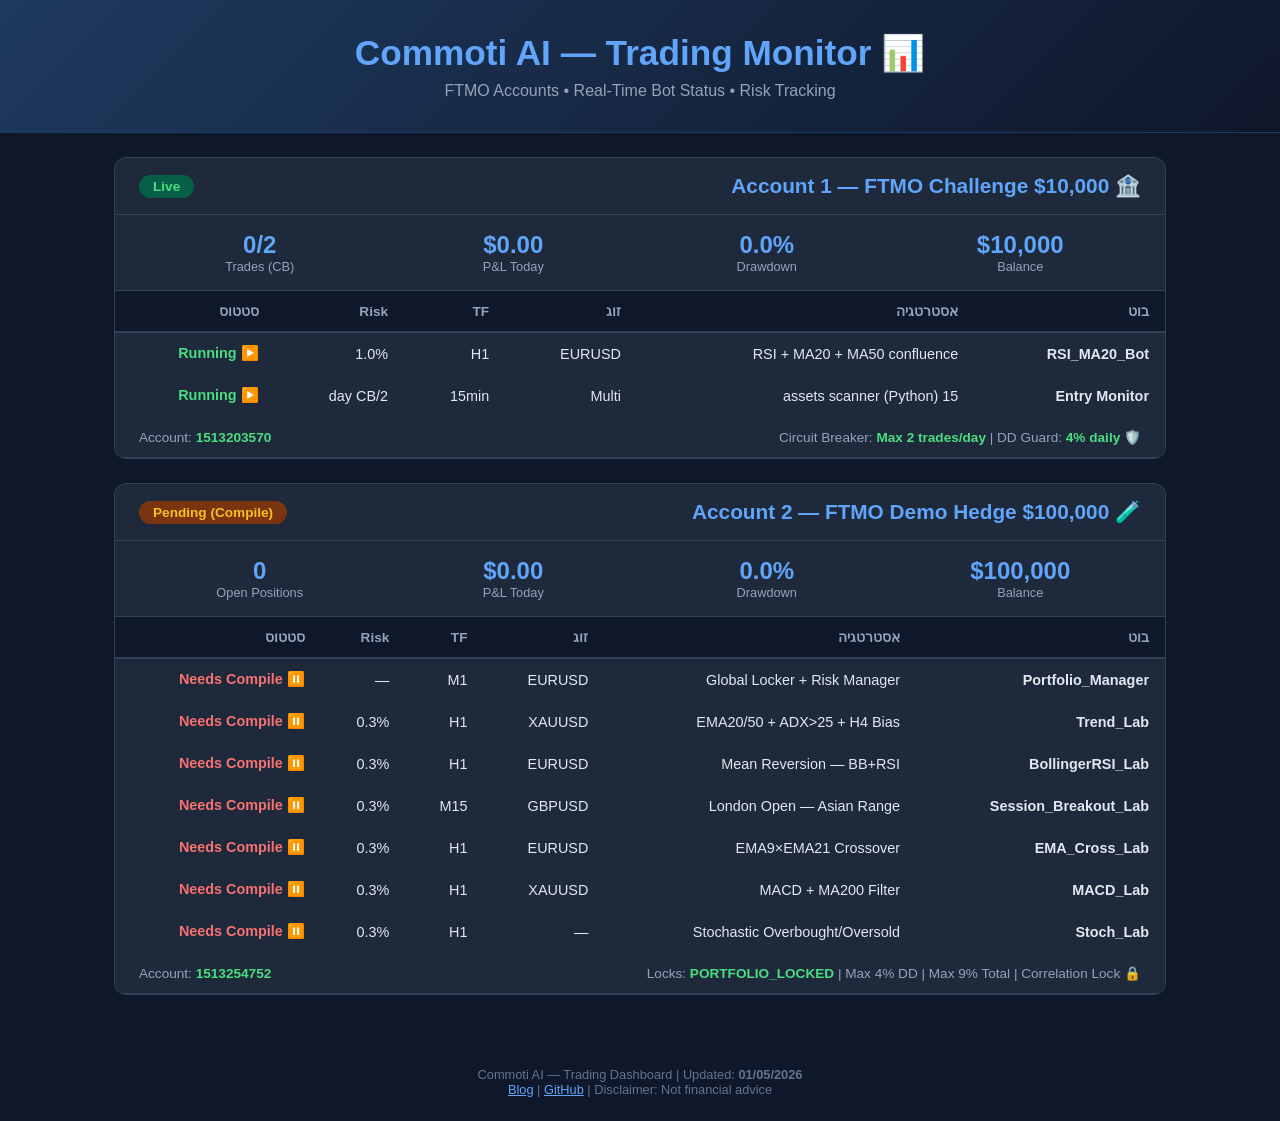
<file: index.html>
<!-- ============================================
     COMMOTI AI — Trading Monitor Dashboard
     Host on: commotiai.online (GitHub Pages)
     ============================================ -->
<!DOCTYPE html>
<html lang="he" dir="rtl">
<head>
<meta charset="UTF-8">
<meta name="viewport" content="width=device-width, initial-scale=1.0">
<title>Commoti AI | Trading Monitor</title>
<style>
  * { margin:0; padding:0; box-sizing:border-box; }
  body { background:#0f172a; color:#e2e8f0; font-family:'Segoe UI', sans-serif; }
  .header { background:linear-gradient(135deg,#1e3a5f,#0f172a); padding:32px 24px; text-align:center; border-bottom:1px solid #1e3a5f; }
  .header h1 { color:#60a5fa; font-size:2.2em; }
  .header p { color:#94a3b8; margin-top:8px; }

  .container { max-width:1100px; margin:0 auto; padding:24px; }

  .account-card { background:#1e293b; border:1px solid #334155; border-radius:12px; margin-bottom:24px; overflow:hidden; }
  .account-header { padding:16px 24px; display:flex; justify-content:space-between; align-items:center; border-bottom:1px solid #334155; }
  .account-header h2 { color:#60a5fa; font-size:1.3em; }
  .status-badge { padding:4px 14px; border-radius:20px; font-size:0.85em; font-weight:600; }
  .live { background:#065f46; color:#4ade80; }
  .pending { background:#78350f; color:#fbbf24; }

  .stats-row { display:grid; grid-template-columns:repeat(4,1fr); gap:12px; padding:16px 24px; border-bottom:1px solid #334155; }
  .stat { text-align:center; }
  .stat .value { font-size:1.5em; font-weight:700; color:#60a5fa; }
  .stat .label { font-size:0.8em; color:#94a3b8; }

  table { width:100%; border-collapse:collapse; }
  th { text-align:right; padding:12px 16px; background:#0f172a; color:#94a3b8; font-size:0.85em; border-bottom:2px solid #334155; }
  td { padding:12px 16px; border-bottom:1px solid #1e293b; font-size:0.9em; }
  tr:hover td { background:#1e3a5f; }
  td.status { font-weight:600; }
  td.status.running { color:#4ade80; }
  td.status.stopped { color:#f87171; }

  .footer { text-align:center; padding:24px; color:#64748b; font-size:0.8em; }
  .footer a { color:#60a5fa; }

  .refresh-bar { display:flex; justify-content:space-between; align-items:center; padding:12px 24px; background:#1e293b; border-bottom:1px solid #334155; }
  .refresh-bar span { color:#94a3b8; font-size:0.85em; }
  .refresh-bar strong { color:#4ade80; }

  @media (max-width:768px) {
    .stats-row { grid-template-columns:repeat(2,1fr); }
    th, td { padding:8px; font-size:0.8em; }
  }
</style>
</head>
<body>

<div class="header">
  <h1>📊 Commoti AI — Trading Monitor</h1>
  <p>FTMO Accounts &bull; Real-Time Bot Status &bull; Risk Tracking</p>
</div>

<div class="container">

  <!-- ======== Account 1: FTMO $10K ======== -->
  <div class="account-card">
    <div class="account-header">
      <h2>🏦 Account 1 — FTMO Challenge $10,000</h2>
      <span class="status-badge live">Live</span>
    </div>
    <div class="stats-row">
      <div class="stat"><div class="value">$10,000</div><div class="label">Balance</div></div>
      <div class="stat"><div class="value" id="acc1-dd">0.0%</div><div class="label">Drawdown</div></div>
      <div class="stat"><div class="value" id="acc1-pnl">$0.00</div><div class="label">P&L Today</div></div>
      <div class="stat"><div class="value" id="acc1-trades">0/2</div><div class="label">Trades (CB)</div></div>
    </div>
    <table>
      <thead>
        <tr><th>בוט</th><th>אסטרטגיה</th><th>זוג</th><th>TF</th><th>Risk</th><th>סטטוס</th></tr>
      </thead>
      <tbody>
        <tr>
          <td><strong>RSI_MA20_Bot</strong></td>
          <td>RSI + MA20 + MA50 confluence</td>
          <td>EURUSD</td>
          <td>H1</td>
          <td>1.0%</td>
          <td class="status running">▶️ Running</td>
        </tr>
        <tr>
          <td><strong>Entry Monitor</strong></td>
          <td>15 assets scanner (Python)</td>
          <td>Multi</td>
          <td>15min</td>
          <td>2/day CB</td>
          <td class="status running">▶️ Running</td>
        </tr>
      </tbody>
    </table>
    <div class="refresh-bar">
      <span>🛡️ Circuit Breaker: <strong>Max 2 trades/day</strong> | DD Guard: <strong>4% daily</strong></span>
      <span>Account: <strong>1513203570</strong></span>
    </div>
  </div>

  <!-- ======== Account 2: FTMO Demo Hedge $100K ======== -->
  <div class="account-card">
    <div class="account-header">
      <h2>🧪 Account 2 — FTMO Demo Hedge $100,000</h2>
      <span class="status-badge pending">Pending (Compile)</span>
    </div>
    <div class="stats-row">
      <div class="stat"><div class="value">$100,000</div><div class="label">Balance</div></div>
      <div class="stat"><div class="value" id="acc2-dd">0.0%</div><div class="label">Drawdown</div></div>
      <div class="stat"><div class="value" id="acc2-pnl">$0.00</div><div class="label">P&L Today</div></div>
      <div class="stat"><div class="value" id="acc2-positions">0</div><div class="label">Open Positions</div></div>
    </div>
    <table>
      <thead>
        <tr><th>בוט</th><th>אסטרטגיה</th><th>זוג</th><th>TF</th><th>Risk</th><th>סטטוס</th></tr>
      </thead>
      <tbody>
        <tr>
          <td><strong>Portfolio_Manager</strong></td>
          <td>Global Locker + Risk Manager</td>
          <td>EURUSD</td>
          <td>M1</td>
          <td>—</td>
          <td class="status stopped">⏸️ Needs Compile</td>
        </tr>
        <tr>
          <td><strong>Trend_Lab</strong></td>
          <td>EMA20/50 + ADX>25 + H4 Bias</td>
          <td>XAUUSD</td>
          <td>H1</td>
          <td>0.3%</td>
          <td class="status stopped">⏸️ Needs Compile</td>
        </tr>
        <tr>
          <td><strong>BollingerRSI_Lab</strong></td>
          <td>Mean Reversion — BB+RSI</td>
          <td>EURUSD</td>
          <td>H1</td>
          <td>0.3%</td>
          <td class="status stopped">⏸️ Needs Compile</td>
        </tr>
        <tr>
          <td><strong>Session_Breakout_Lab</strong></td>
          <td>London Open — Asian Range</td>
          <td>GBPUSD</td>
          <td>M15</td>
          <td>0.3%</td>
          <td class="status stopped">⏸️ Needs Compile</td>
        </tr>
        <tr>
          <td><strong>EMA_Cross_Lab</strong></td>
          <td>EMA9×EMA21 Crossover</td>
          <td>EURUSD</td>
          <td>H1</td>
          <td>0.3%</td>
          <td class="status stopped">⏸️ Needs Compile</td>
        </tr>
        <tr>
          <td><strong>MACD_Lab</strong></td>
          <td>MACD + MA200 Filter</td>
          <td>XAUUSD</td>
          <td>H1</td>
          <td>0.3%</td>
          <td class="status stopped">⏸️ Needs Compile</td>
        </tr>
        <tr>
          <td><strong>Stoch_Lab</strong></td>
          <td>Stochastic Overbought/Oversold</td>
          <td>—</td>
          <td>H1</td>
          <td>0.3%</td>
          <td class="status stopped">⏸️ Needs Compile</td>
        </tr>
      </tbody>
    </table>
    <div class="refresh-bar">
      <span>🔒 Locks: <strong>PORTFOLIO_LOCKED</strong> | Max 4% DD | Max 9% Total | Correlation Lock</span>
      <span>Account: <strong>1513254752</strong></span>
    </div>
  </div>

</div>

<div class="footer">
  <p>Commoti AI — Trading Dashboard | Updated: <strong>01/05/2026</strong></p>
  <p><a href="https://commotiai.com">Blog</a> | <a href="https://github.com/botbikamordehai2-sketch">GitHub</a> | Disclaimer: Not financial advice</p>
</div>

</body>
</html>
</file>
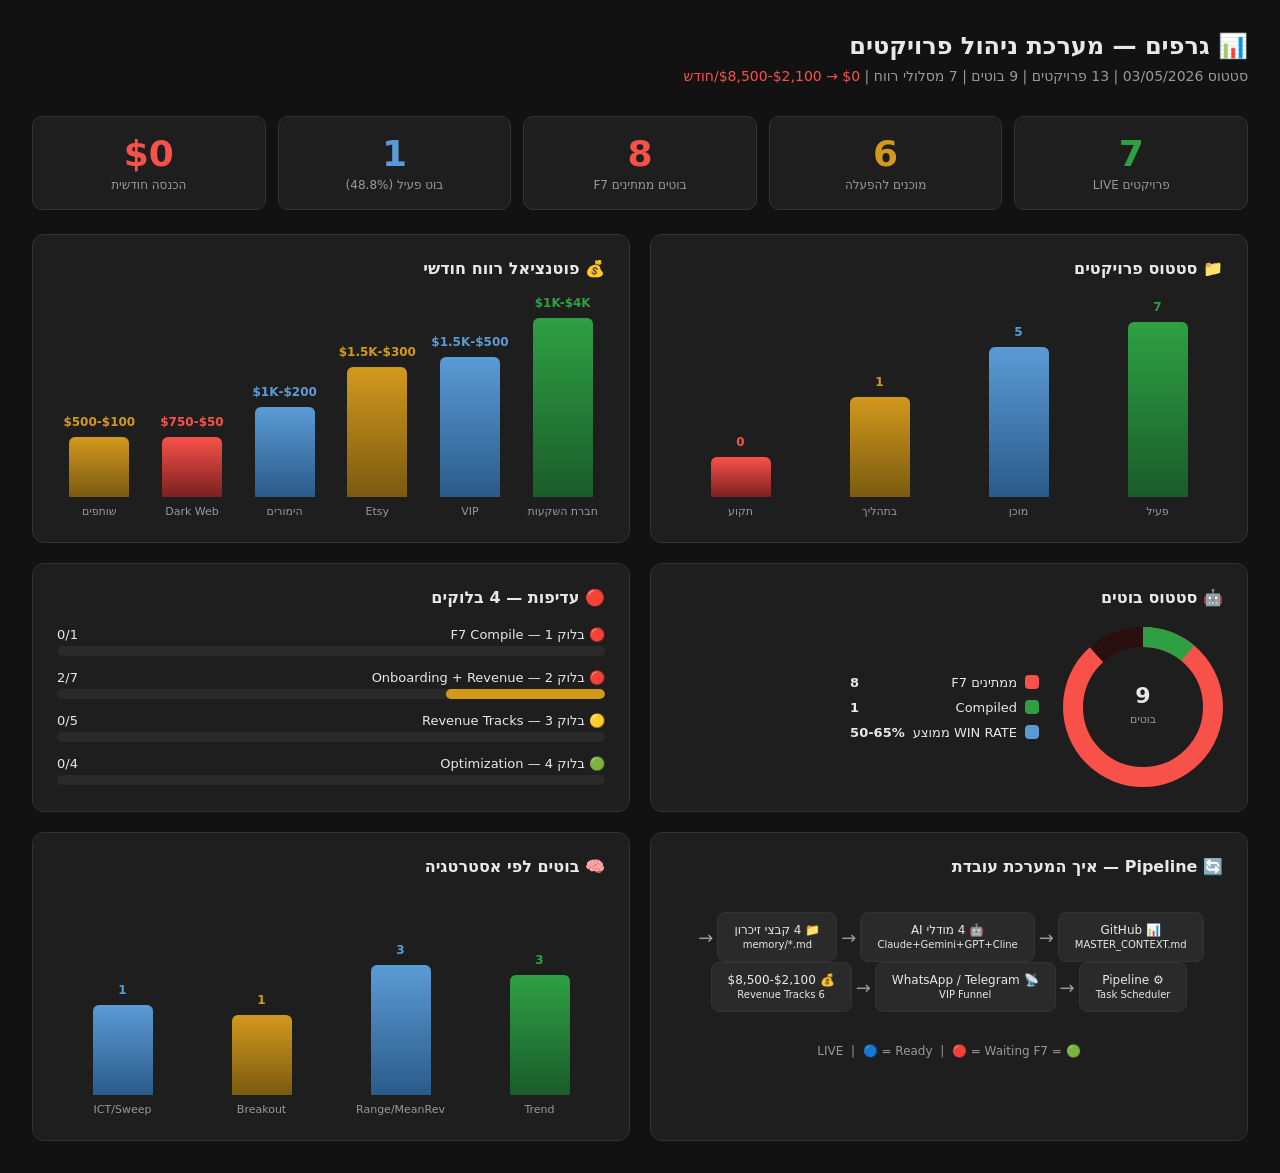
<file: dashboard_graphs.html>
<!DOCTYPE html>
<html lang="he" dir="rtl">
<head>
<meta charset="UTF-8">
<meta name="viewport" content="width=device-width, initial-scale=1.0">
<title>גרפים — מערכת ניהול | ai-commerce</title>
<style>
:root {
  --bg: #121212; --bg2: #1e1e1e; --bg3: #2a2a2a; --text: #e8e8e8; --text2: #999;
  --accent: #5b9bd5; --green: #2ea043; --yellow: #d2991d; --red: #f85149;
  --border: #333; --hover: #2d2d2d;
}
* { margin:0; padding:0; box-sizing:border-box; }
body { background:var(--bg); color:var(--text); font-family:'Segoe UI', system-ui, sans-serif; min-height:100vh; padding:32px; }
h1 { font-size:24px; margin-bottom:8px; }
.subtitle { color:var(--text2); font-size:14px; margin-bottom:32px; }
.grid { display:grid; grid-template-columns:repeat(auto-fit,minmax(460px,1fr)); gap:20px; }
.card { background:var(--bg2); border:1px solid var(--border); border-radius:12px; padding:24px; }
.card-title { font-size:16px; font-weight:700; margin-bottom:20px; display:flex; align-items:center; gap:8px; }
/* Bar Chart */
.bar-chart { display:flex; align-items:flex-end; gap:8px; height:220px; padding-top:20px; }
.bar-col { flex:1; display:flex; flex-direction:column; align-items:center; height:100%; justify-content:flex-end; }
.bar { width:100%; max-width:60px; border-radius:6px 6px 0 0; transition:.3s; min-height:4px; position:relative; cursor:pointer; }
.bar:hover { filter:brightness(1.3); }
.bar-label { font-size:11px; color:var(--text2); margin-top:8px; text-align:center; word-break:break-word; }
.bar-value { position:absolute; top:-22px; left:50%; transform:translateX(-50%); font-size:12px; font-weight:700; white-space:nowrap; }
.bar-green { background:linear-gradient(180deg,var(--green),#1a5c2a); }
.bar-blue { background:linear-gradient(180deg,var(--accent),#2a5a8a); }
.bar-yellow { background:linear-gradient(180deg,var(--yellow),#7a5a10); }
.bar-red { background:linear-gradient(180deg,var(--red),#7a2020); }
/* Pie */
.pie-wrap { display:flex; align-items:center; gap:24px; }
.pie { width:160px; height:160px; border-radius:50%; position:relative; flex-shrink:0; }
.pie-legend { display:flex; flex-direction:column; gap:10px; font-size:13px; }
.legend-item { display:flex; align-items:center; gap:8px; }
.legend-dot { width:14px; height:14px; border-radius:4px; flex-shrink:0; }
.legend-val { font-weight:700; margin-right:auto; }
/* Progress */
.progress-list { display:flex; flex-direction:column; gap:14px; }
.progress-item { }
.progress-label { display:flex; justify-content:space-between; font-size:13px; margin-bottom:4px; }
.progress-track { height:10px; background:var(--bg3); border-radius:5px; overflow:hidden; }
.progress-fill { height:100%; border-radius:5px; transition:.5s; }
.progress-fill-green { background:var(--green); }
.progress-fill-blue { background:var(--accent); }
.progress-fill-yellow { background:var(--yellow); }
.progress-fill-red { background:var(--red); }
/* Stat row */
.stat-row { display:flex; gap:12px; margin-bottom:24px; flex-wrap:wrap; }
.stat-box { flex:1; min-width:140px; background:var(--bg2); border:1px solid var(--border); border-radius:10px; padding:16px; text-align:center; }
.stat-box .num { font-size:36px; font-weight:800; display:block; }
.stat-box .lbl { font-size:12px; color:var(--text2); margin-top:4px; }
/* Pipeline flow */
.flow { display:flex; align-items:center; gap:0; flex-wrap:wrap; justify-content:center; padding:16px 0; }
.flow-step { background:var(--bg3); border:1px solid var(--border); border-radius:8px; padding:10px 16px; font-size:12px; text-align:center; }
.flow-arrow { font-size:18px; color:var(--text2); margin:0 4px; }
@media(max-width:600px) { .grid{grid-template-columns:1fr;} .pie-wrap{flex-direction:column;} }
</style>
</head>
<body>

<h1>📊 גרפים — מערכת ניהול פרויקטים</h1>
<p class="subtitle">סטטוס 03/05/2026 | 13 פרויקטים | 9 בוטים | 7 מסלולי רווח | <span style="color:var(--red)">$0 → $2,100-$8,500/חודש</span></p>

<!-- Quick Stats -->
<div class="stat-row">
  <div class="stat-box"><span class="num" style="color:var(--green)">7</span><span class="lbl">פרויקטים LIVE</span></div>
  <div class="stat-box"><span class="num" style="color:var(--yellow)">6</span><span class="lbl">מוכנים להפעלה</span></div>
  <div class="stat-box"><span class="num" style="color:var(--red)">8</span><span class="lbl">בוטים ממתינים F7</span></div>
  <div class="stat-box"><span class="num" style="color:var(--accent)">1</span><span class="lbl">בוט פעיל (48.8%)</span></div>
  <div class="stat-box"><span class="num" style="color:var(--red)">$0</span><span class="lbl">הכנסה חודשית</span></div>
</div>

<div class="grid">

  <!-- 1. Project Status Bar Chart -->
  <div class="card">
    <div class="card-title">📁 סטטוס פרויקטים</div>
    <div class="bar-chart">
      <div class="bar-col"><div class="bar bar-green" style="height:175px;"><span class="bar-value" style="color:var(--green)">7</span></div><span class="bar-label">פעיל</span></div>
      <div class="bar-col"><div class="bar bar-blue" style="height:150px;"><span class="bar-value" style="color:var(--accent)">5</span></div><span class="bar-label">מוכן</span></div>
      <div class="bar-col"><div class="bar bar-yellow" style="height:100px;"><span class="bar-value" style="color:var(--yellow)">1</span></div><span class="bar-label">בתהליך</span></div>
      <div class="bar-col"><div class="bar bar-red" style="height:40px;"><span class="bar-value" style="color:var(--red)">0</span></div><span class="bar-label">תקוע</span></div>
    </div>
  </div>

  <!-- 2. Revenue Potential Bar Chart -->
  <div class="card">
    <div class="card-title">💰 פוטנציאל רווח חודשי</div>
    <div class="bar-chart">
      <div class="bar-col"><div class="bar bar-green" style="height:190px;"><span class="bar-value" style="color:var(--green)">$1K-$4K</span></div><span class="bar-label">חברת השקעות</span></div>
      <div class="bar-col"><div class="bar bar-blue" style="height:140px;"><span class="bar-value" style="color:var(--accent)">$500-$1.5K</span></div><span class="bar-label">VIP</span></div>
      <div class="bar-col"><div class="bar bar-yellow" style="height:130px;"><span class="bar-value" style="color:var(--yellow)">$300-$1.5K</span></div><span class="bar-label">Etsy</span></div>
      <div class="bar-col"><div class="bar bar-blue" style="height:90px;"><span class="bar-value" style="color:var(--accent)">$200-$1K</span></div><span class="bar-label">הימורים</span></div>
      <div class="bar-col"><div class="bar bar-red" style="height:60px;"><span class="bar-value" style="color:var(--red)">$50-$750</span></div><span class="bar-label">Dark Web</span></div>
      <div class="bar-col"><div class="bar bar-yellow" style="height:60px;"><span class="bar-value" style="color:var(--yellow)">$100-$500</span></div><span class="bar-label">שותפים</span></div>
    </div>
  </div>

  <!-- 3. Bot Status Pie -->
  <div class="card">
    <div class="card-title">🤖 סטטוס בוטים</div>
    <div class="pie-wrap">
      <svg width="160" height="160" viewBox="0 0 160 160">
        <!-- 8 waiting = 88.9% : 320° -->
        <!-- 1 compiled = 11.1% : 40° -->
        <circle cx="80" cy="80" r="70" fill="transparent" stroke="#2a0f0f" stroke-width="20"/>
        <!-- Waiting slice: from 0° to 320° -->
        <circle cx="80" cy="80" r="70" fill="transparent" stroke="var(--red)" stroke-width="20"
          stroke-dasharray="436.7" stroke-dashoffset="48.5" transform="rotate(-90 80 80)"/>
        <!-- Compiled slice: from 320° to 360° -->
        <circle cx="80" cy="80" r="70" fill="transparent" stroke="var(--green)" stroke-width="20"
          stroke-dasharray="436.7" stroke-dashoffset="388.2" transform="rotate(-90 80 80)"/>
        <text x="80" y="76" text-anchor="middle" fill="var(--text)" font-size="22" font-weight="800">9</text>
        <text x="80" y="96" text-anchor="middle" fill="var(--text2)" font-size="11">בוטים</text>
      </svg>
      <div class="pie-legend">
        <div class="legend-item"><span class="legend-dot" style="background:var(--red);"></span>ממתינים F7 <span class="legend-val">8</span></div>
        <div class="legend-item"><span class="legend-dot" style="background:var(--green);"></span>Compiled <span class="legend-val">1</span></div>
        <div class="legend-item"><span class="legend-dot" style="background:var(--accent);"></span>WIN RATE ממוצע<span class="legend-val">50-65%</span></div>
      </div>
    </div>
  </div>

  <!-- 4. Block Priority -->
  <div class="card">
    <div class="card-title">🔴 עדיפות — 4 בלוקים</div>
    <div class="progress-list">
      <div class="progress-item">
        <div class="progress-label"><span>🔴 בלוק 1 — F7 Compile</span><span>0/1</span></div>
        <div class="progress-track"><div class="progress-fill progress-fill-red" style="width:0%"></div></div>
      </div>
      <div class="progress-item">
        <div class="progress-label"><span>🔴 בלוק 2 — Onboarding + Revenue</span><span>2/7</span></div>
        <div class="progress-track"><div class="progress-fill progress-fill-yellow" style="width:29%"></div></div>
      </div>
      <div class="progress-item">
        <div class="progress-label"><span>🟡 בלוק 3 — Revenue Tracks</span><span>0/5</span></div>
        <div class="progress-track"><div class="progress-fill progress-fill-yellow" style="width:0%"></div></div>
      </div>
      <div class="progress-item">
        <div class="progress-label"><span>🟢 בלוק 4 — Optimization</span><span>0/4</span></div>
        <div class="progress-track"><div class="progress-fill progress-fill-blue" style="width:0%"></div></div>
      </div>
    </div>
  </div>

  <!-- 5. Pipeline Flow -->
  <div class="card">
    <div class="card-title">🔄 Pipeline — איך המערכת עובדת</div>
    <div class="flow">
      <div class="flow-step">📊 GitHub<br><small>MASTER_CONTEXT.md</small></div>
      <span class="flow-arrow">→</span>
      <div class="flow-step">🤖 4 מודלי AI<br><small>Claude+Gemini+GPT+Cline</small></div>
      <span class="flow-arrow">→</span>
      <div class="flow-step">📁 4 קבצי זיכרון<br><small>memory/*.md</small></div>
      <span class="flow-arrow">→</span>
      <div class="flow-step">⚙️ Pipeline<br><small>Task Scheduler</small></div>
      <span class="flow-arrow">→</span>
      <div class="flow-step">📡 WhatsApp / Telegram<br><small>VIP Funnel</small></div>
      <span class="flow-arrow">→</span>
      <div class="flow-step">💰 $2,100-$8,500<br><small>6 Revenue Tracks</small></div>
    </div>
    <div style="margin-top:16px;font-size:12px;color:var(--text2);text-align:center;">
      🟢 = LIVE &nbsp;|&nbsp; 🔵 = Ready &nbsp;|&nbsp; 🔴 = Waiting F7
    </div>
  </div>

  <!-- 6. Bots by Strategy Type -->
  <div class="card">
    <div class="card-title">🧠 בוטים לפי אסטרטגיה</div>
    <div class="bar-chart">
      <div class="bar-col"><div class="bar bar-green" style="height:120px;"><span class="bar-value" style="color:var(--green)">3</span></div><span class="bar-label">Trend</span></div>
      <div class="bar-col"><div class="bar bar-blue" style="height:130px;"><span class="bar-value" style="color:var(--accent)">3</span></div><span class="bar-label">Range/MeanRev</span></div>
      <div class="bar-col"><div class="bar bar-yellow" style="height:80px;"><span class="bar-value" style="color:var(--yellow)">1</span></div><span class="bar-label">Breakout</span></div>
      <div class="bar-col"><div class="bar bar-blue" style="height:90px;"><span class="bar-value" style="color:var(--accent)">1</span></div><span class="bar-label">ICT/Sweep</span></div>
    </div>
  </div>

</div>

</body>
</html>
</file>
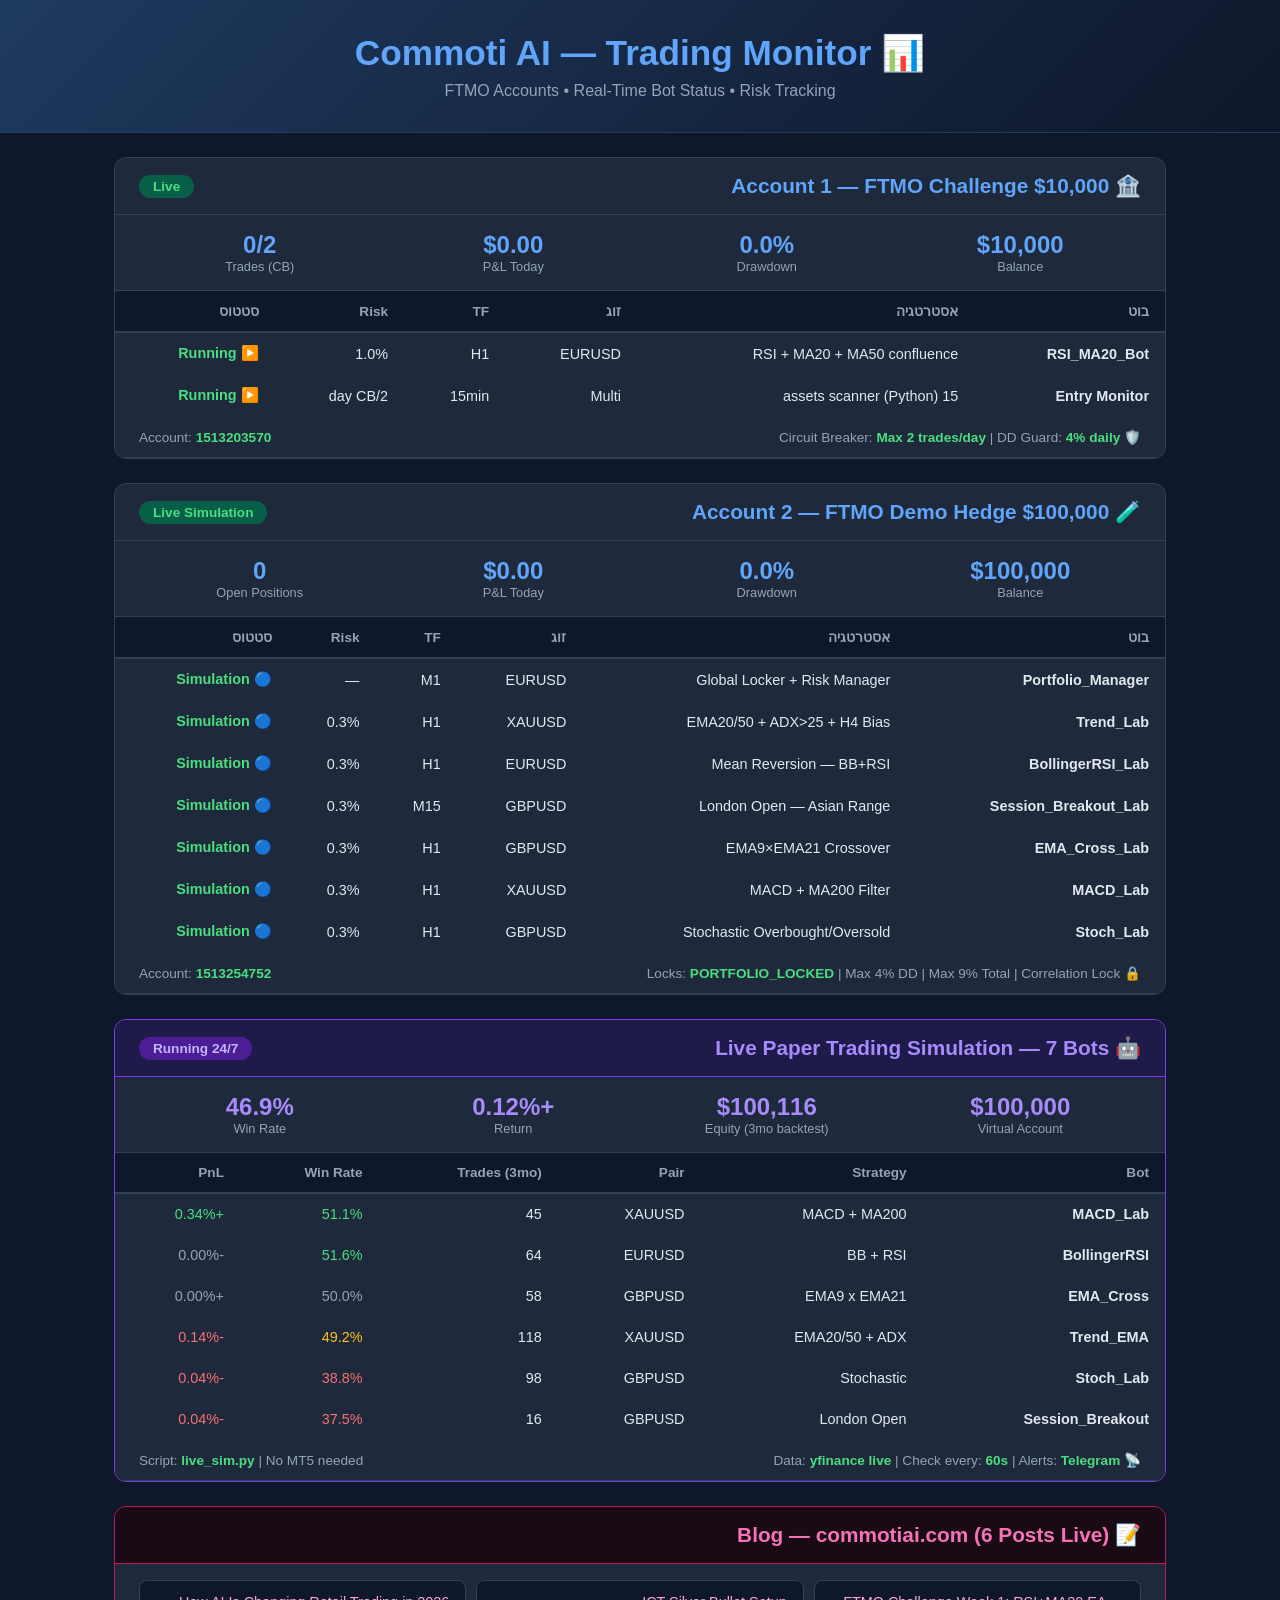
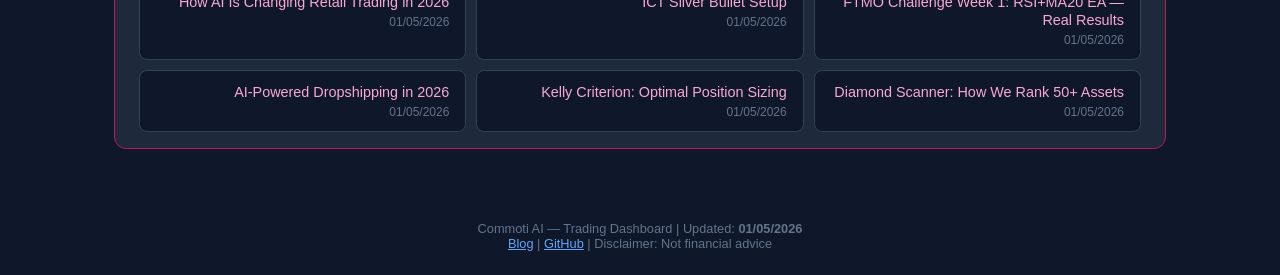
<file: monitor_dashboard.html>
<!-- ============================================
     COMMOTI AI — Trading Monitor Dashboard
     Host on: commotiai.online (GitHub Pages)
     ============================================ -->
<!DOCTYPE html>
<html lang="he" dir="rtl">
<head>
<meta charset="UTF-8">
<meta name="viewport" content="width=device-width, initial-scale=1.0">
<title>Commoti AI | Trading Monitor</title>
<style>
  * { margin:0; padding:0; box-sizing:border-box; }
  body { background:#0f172a; color:#e2e8f0; font-family:'Segoe UI', sans-serif; }
  .header { background:linear-gradient(135deg,#1e3a5f,#0f172a); padding:32px 24px; text-align:center; border-bottom:1px solid #1e3a5f; }
  .header h1 { color:#60a5fa; font-size:2.2em; }
  .header p { color:#94a3b8; margin-top:8px; }

  .container { max-width:1100px; margin:0 auto; padding:24px; }

  .account-card { background:#1e293b; border:1px solid #334155; border-radius:12px; margin-bottom:24px; overflow:hidden; }
  .account-header { padding:16px 24px; display:flex; justify-content:space-between; align-items:center; border-bottom:1px solid #334155; }
  .account-header h2 { color:#60a5fa; font-size:1.3em; }
  .status-badge { padding:4px 14px; border-radius:20px; font-size:0.85em; font-weight:600; }
  .live { background:#065f46; color:#4ade80; }
  .pending { background:#78350f; color:#fbbf24; }

  .stats-row { display:grid; grid-template-columns:repeat(4,1fr); gap:12px; padding:16px 24px; border-bottom:1px solid #334155; }
  .stat { text-align:center; }
  .stat .value { font-size:1.5em; font-weight:700; color:#60a5fa; }
  .stat .label { font-size:0.8em; color:#94a3b8; }

  table { width:100%; border-collapse:collapse; }
  th { text-align:right; padding:12px 16px; background:#0f172a; color:#94a3b8; font-size:0.85em; border-bottom:2px solid #334155; }
  td { padding:12px 16px; border-bottom:1px solid #1e293b; font-size:0.9em; }
  tr:hover td { background:#1e3a5f; }
  td.status { font-weight:600; }
  td.status.running { color:#4ade80; }
  td.status.stopped { color:#f87171; }

  .sim-card { background:#1e293b; border:1px solid #7c3aed; border-radius:12px; margin-bottom:24px; overflow:hidden; }
  .sim-header { padding:16px 24px; display:flex; justify-content:space-between; align-items:center; border-bottom:1px solid #7c3aed; background:#1e1b4b; }
  .sim-header h2 { color:#a78bfa; font-size:1.3em; }
  .sim-badge { padding:4px 14px; border-radius:20px; font-size:0.85em; font-weight:600; background:#4c1d95; color:#c4b5fd; }

  .blog-card { background:#1e293b; border:1px solid #be185d; border-radius:12px; margin-bottom:24px; overflow:hidden; }
  .blog-header { padding:16px 24px; border-bottom:1px solid #be185d; background:#1a0a14; }
  .blog-header h2 { color:#f472b6; font-size:1.3em; }
  .blog-links { display:grid; grid-template-columns:repeat(auto-fit,minmax(280px,1fr)); gap:10px; padding:16px 24px; }
  .blog-link { background:#0f172a; border:1px solid #334155; border-radius:8px; padding:12px 16px; }
  .blog-link a { color:#f9a8d4; text-decoration:none; font-size:0.9em; }
  .blog-link a:hover { color:#f472b6; }
  .blog-link .date { color:#64748b; font-size:0.75em; margin-top:4px; }

  .footer { text-align:center; padding:24px; color:#64748b; font-size:0.8em; }
  .footer a { color:#60a5fa; }

  .refresh-bar { display:flex; justify-content:space-between; align-items:center; padding:12px 24px; background:#1e293b; border-bottom:1px solid #334155; }
  .refresh-bar span { color:#94a3b8; font-size:0.85em; }
  .refresh-bar strong { color:#4ade80; }

  @media (max-width:768px) {
    .stats-row { grid-template-columns:repeat(2,1fr); }
    th, td { padding:8px; font-size:0.8em; }
  }
</style>
</head>
<body>

<div class="header">
  <h1>📊 Commoti AI — Trading Monitor</h1>
  <p>FTMO Accounts &bull; Real-Time Bot Status &bull; Risk Tracking</p>
</div>

<div class="container">

  <!-- ======== Account 1: FTMO $10K ======== -->
  <div class="account-card">
    <div class="account-header">
      <h2>🏦 Account 1 — FTMO Challenge $10,000</h2>
      <span class="status-badge live">Live</span>
    </div>
    <div class="stats-row">
      <div class="stat"><div class="value">$10,000</div><div class="label">Balance</div></div>
      <div class="stat"><div class="value" id="acc1-dd">0.0%</div><div class="label">Drawdown</div></div>
      <div class="stat"><div class="value" id="acc1-pnl">$0.00</div><div class="label">P&L Today</div></div>
      <div class="stat"><div class="value" id="acc1-trades">0/2</div><div class="label">Trades (CB)</div></div>
    </div>
    <table>
      <thead>
        <tr><th>בוט</th><th>אסטרטגיה</th><th>זוג</th><th>TF</th><th>Risk</th><th>סטטוס</th></tr>
      </thead>
      <tbody>
        <tr>
          <td><strong>RSI_MA20_Bot</strong></td>
          <td>RSI + MA20 + MA50 confluence</td>
          <td>EURUSD</td>
          <td>H1</td>
          <td>1.0%</td>
          <td class="status running">▶️ Running</td>
        </tr>
        <tr>
          <td><strong>Entry Monitor</strong></td>
          <td>15 assets scanner (Python)</td>
          <td>Multi</td>
          <td>15min</td>
          <td>2/day CB</td>
          <td class="status running">▶️ Running</td>
        </tr>
      </tbody>
    </table>
    <div class="refresh-bar">
      <span>🛡️ Circuit Breaker: <strong>Max 2 trades/day</strong> | DD Guard: <strong>4% daily</strong></span>
      <span>Account: <strong>1513203570</strong></span>
    </div>
  </div>

  <!-- ======== Account 2: FTMO Demo Hedge $100K ======== -->
  <div class="account-card">
    <div class="account-header">
      <h2>🧪 Account 2 — FTMO Demo Hedge $100,000</h2>
      <span class="status-badge live">Live Simulation</span>
    </div>
    <div class="stats-row">
      <div class="stat"><div class="value">$100,000</div><div class="label">Balance</div></div>
      <div class="stat"><div class="value" id="acc2-dd">0.0%</div><div class="label">Drawdown</div></div>
      <div class="stat"><div class="value" id="acc2-pnl">$0.00</div><div class="label">P&L Today</div></div>
      <div class="stat"><div class="value" id="acc2-positions">0</div><div class="label">Open Positions</div></div>
    </div>
    <table>
      <thead>
        <tr><th>בוט</th><th>אסטרטגיה</th><th>זוג</th><th>TF</th><th>Risk</th><th>סטטוס</th></tr>
      </thead>
      <tbody>
        <tr>
          <td><strong>Portfolio_Manager</strong></td>
          <td>Global Locker + Risk Manager</td>
          <td>EURUSD</td>
          <td>M1</td>
          <td>—</td>
          <td class="status running">🔵 Simulation</td>
        </tr>
        <tr>
          <td><strong>Trend_Lab</strong></td>
          <td>EMA20/50 + ADX>25 + H4 Bias</td>
          <td>XAUUSD</td>
          <td>H1</td>
          <td>0.3%</td>
          <td class="status running">🔵 Simulation</td>
        </tr>
        <tr>
          <td><strong>BollingerRSI_Lab</strong></td>
          <td>Mean Reversion — BB+RSI</td>
          <td>EURUSD</td>
          <td>H1</td>
          <td>0.3%</td>
          <td class="status running">🔵 Simulation</td>
        </tr>
        <tr>
          <td><strong>Session_Breakout_Lab</strong></td>
          <td>London Open — Asian Range</td>
          <td>GBPUSD</td>
          <td>M15</td>
          <td>0.3%</td>
          <td class="status running">🔵 Simulation</td>
        </tr>
        <tr>
          <td><strong>EMA_Cross_Lab</strong></td>
          <td>EMA9×EMA21 Crossover</td>
          <td>GBPUSD</td>
          <td>H1</td>
          <td>0.3%</td>
          <td class="status running">🔵 Simulation</td>
        </tr>
        <tr>
          <td><strong>MACD_Lab</strong></td>
          <td>MACD + MA200 Filter</td>
          <td>XAUUSD</td>
          <td>H1</td>
          <td>0.3%</td>
          <td class="status running">🔵 Simulation</td>
        </tr>
        <tr>
          <td><strong>Stoch_Lab</strong></td>
          <td>Stochastic Overbought/Oversold</td>
          <td>GBPUSD</td>
          <td>H1</td>
          <td>0.3%</td>
          <td class="status running">🔵 Simulation</td>
        </tr>
      </tbody>
    </table>
    <div class="refresh-bar">
      <span>🔒 Locks: <strong>PORTFOLIO_LOCKED</strong> | Max 4% DD | Max 9% Total | Correlation Lock</span>
      <span>Account: <strong>1513254752</strong></span>
    </div>
  </div>


  <!-- ======== Live Simulation Results ======== -->
  <div class="sim-card">
    <div class="sim-header">
      <h2>🤖 Live Paper Trading Simulation — 7 Bots</h2>
      <span class="sim-badge">Running 24/7</span>
    </div>
    <div class="stats-row">
      <div class="stat"><div class="value" style="color:#a78bfa">$100,000</div><div class="label">Virtual Account</div></div>
      <div class="stat"><div class="value" style="color:#a78bfa">$100,116</div><div class="label">Equity (3mo backtest)</div></div>
      <div class="stat"><div class="value" style="color:#a78bfa">+0.12%</div><div class="label">Return</div></div>
      <div class="stat"><div class="value" style="color:#a78bfa">46.9%</div><div class="label">Win Rate</div></div>
    </div>
    <table>
      <thead>
        <tr><th>Bot</th><th>Strategy</th><th>Pair</th><th>Trades (3mo)</th><th>Win Rate</th><th>PnL</th></tr>
      </thead>
      <tbody>
        <tr><td><strong>MACD_Lab</strong></td><td>MACD + MA200</td><td>XAUUSD</td><td>45</td><td style="color:#4ade80">51.1%</td><td style="color:#4ade80">+0.34%</td></tr>
        <tr><td><strong>BollingerRSI</strong></td><td>BB + RSI</td><td>EURUSD</td><td>64</td><td style="color:#4ade80">51.6%</td><td style="color:#94a3b8">-0.00%</td></tr>
        <tr><td><strong>EMA_Cross</strong></td><td>EMA9 x EMA21</td><td>GBPUSD</td><td>58</td><td style="color:#94a3b8">50.0%</td><td style="color:#94a3b8">+0.00%</td></tr>
        <tr><td><strong>Trend_EMA</strong></td><td>EMA20/50 + ADX</td><td>XAUUSD</td><td>118</td><td style="color:#fbbf24">49.2%</td><td style="color:#f87171">-0.14%</td></tr>
        <tr><td><strong>Stoch_Lab</strong></td><td>Stochastic</td><td>GBPUSD</td><td>98</td><td style="color:#f87171">38.8%</td><td style="color:#f87171">-0.04%</td></tr>
        <tr><td><strong>Session_Breakout</strong></td><td>London Open</td><td>GBPUSD</td><td>16</td><td style="color:#f87171">37.5%</td><td style="color:#f87171">-0.04%</td></tr>
      </tbody>
    </table>
    <div class="refresh-bar">
      <span>📡 Data: <strong>yfinance live</strong> | Check every: <strong>60s</strong> | Alerts: <strong>Telegram</strong></span>
      <span>Script: <strong>live_sim.py</strong> | No MT5 needed</span>
    </div>
  </div>

  <!-- ======== Blog ======== -->
  <div class="blog-card">
    <div class="blog-header">
      <h2>📝 Blog — commotiai.com (6 Posts Live)</h2>
    </div>
    <div class="blog-links">
      <div class="blog-link"><a href="https://commotiai.com/ftmo-challenge-week-1-rsima20-ea-real-results-lessons/">FTMO Challenge Week 1: RSI+MA20 EA — Real Results</a><div class="date">01/05/2026</div></div>
      <div class="blog-link"><a href="https://commotiai.com/ict-silver-bullet-setup-2/">ICT Silver Bullet Setup</a><div class="date">01/05/2026</div></div>
      <div class="blog-link"><a href="https://commotiai.com/how-ai-is-changing-retail-trading-in-2026/">How AI Is Changing Retail Trading in 2026</a><div class="date">01/05/2026</div></div>
      <div class="blog-link"><a href="https://commotiai.com/diamond-scanner-how-we-rank-50-assets-every-morning/">Diamond Scanner: How We Rank 50+ Assets</a><div class="date">01/05/2026</div></div>
      <div class="blog-link"><a href="https://commotiai.com/kelly-criterion-the-math-behind-optimal-position-sizing/">Kelly Criterion: Optimal Position Sizing</a><div class="date">01/05/2026</div></div>
      <div class="blog-link"><a href="https://commotiai.com/ai-powered-dropshipping-in-2026-how-we-automated-product-research/">AI-Powered Dropshipping in 2026</a><div class="date">01/05/2026</div></div>
    </div>
  </div>

</div>

<div class="footer">
  <p>Commoti AI — Trading Dashboard | Updated: <strong>01/05/2026</strong></p>
  <p><a href="https://commotiai.com">Blog</a> | <a href="https://github.com/botbikamordehai2-sketch">GitHub</a> | Disclaimer: Not financial advice</p>
</div>

</body>
</html>
</file>
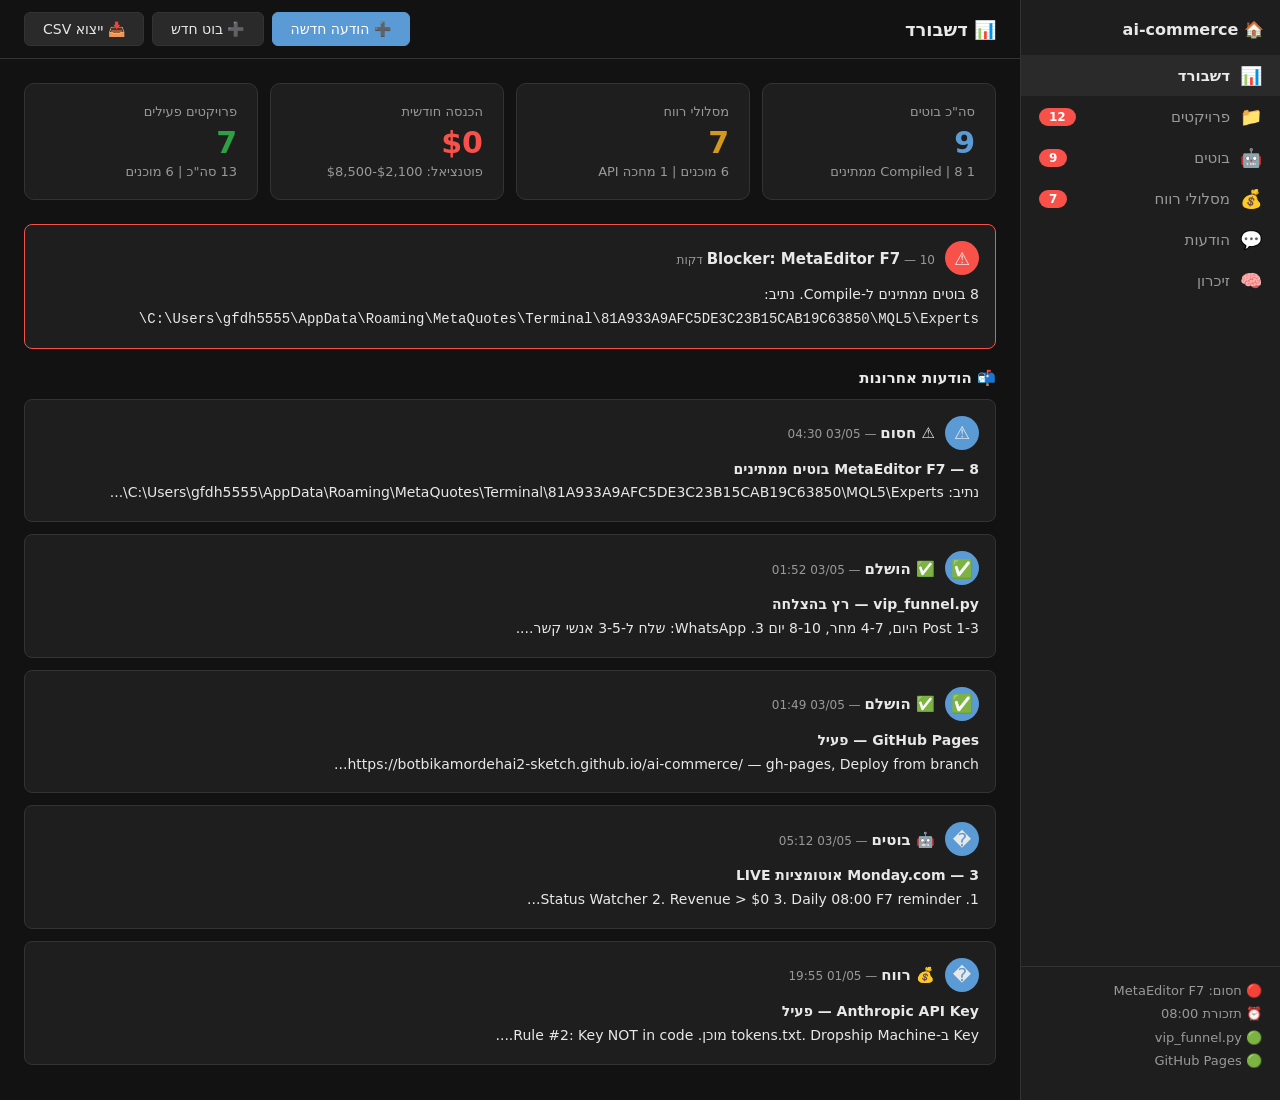
<file: notion.html>
<!DOCTYPE html>
<html lang="he" dir="rtl">
<head>
<meta charset="UTF-8">
<meta name="viewport" content="width=device-width, initial-scale=1.0">
<title>מערכת ניהול פרויקטים — מוטי | ai-commerce</title>
<style>
:root {
  --bg: #121212; --bg2: #1e1e1e; --bg3: #2a2a2a; --text: #e8e8e8; --text2: #999;
  --accent: #5b9bd5; --green: #2ea043; --yellow: #d2991d; --red: #f85149;
  --border: #333; --hover: #2d2d2d;
}
* { margin:0; padding:0; box-sizing:border-box; }
body { background:var(--bg); color:var(--text); font-family:'Segoe UI', system-ui, sans-serif; min-height:100vh; display:flex; }
.sidebar { width:260px; min-width:260px; background:var(--bg2); border-left:1px solid var(--border); padding:16px 0; display:flex; flex-direction:column; }
.sidebar-title { padding:4px 16px 16px; font-weight:800; font-size:16px; }
.sidebar-nav { flex:1; }
.sidebar-item { display:flex; align-items:center; gap:10px; padding:10px 18px; cursor:pointer; font-size:15px; color:var(--text2); transition:.15s; border:none; background:none; width:100%; text-align:right; font-family:inherit; }
.sidebar-item:hover { background:var(--hover); color:var(--text); }
.sidebar-item.active { background:var(--bg3); color:var(--text); font-weight:600; }
.sidebar-icon { font-size:18px; }
.sidebar-badge { margin-right:auto; background:var(--red); color:#fff; padding:2px 10px; border-radius:10px; font-size:12px; font-weight:700; }
.sidebar-footer { padding:12px 18px; border-top:1px solid var(--border); font-size:13px; color:var(--text2); line-height:1.8; }
.main { flex:1; display:flex; flex-direction:column; overflow:hidden; }
.topbar { display:flex; align-items:center; gap:12px; padding:12px 24px; border-bottom:1px solid var(--border); background:var(--bg); }
.topbar-title { font-size:18px; font-weight:700; }
.topbar-actions { margin-right:auto; display:flex; gap:8px; }
.btn { padding:8px 18px; border-radius:6px; border:1px solid var(--border); background:var(--bg3); color:var(--text); cursor:pointer; font-size:14px; font-family:inherit; transition:.15s; white-space:nowrap; }
.btn:hover { background:var(--hover); }
.btn-primary { background:var(--accent); border-color:var(--accent); color:#fff; }
.btn-primary:hover { background:#4a8ac4; }
.content { flex:1; overflow-y:auto; padding:24px; }
.stats-row { display:grid; grid-template-columns:repeat(auto-fit,minmax(170px,1fr)); gap:12px; margin-bottom:24px; }
.stat-card { background:var(--bg2); border:1px solid var(--border); border-radius:10px; padding:20px; }
.stat-label { font-size:13px; color:var(--text2); margin-bottom:6px; }
.stat-value { font-size:30px; font-weight:800; }
.stat-sub { font-size:13px; color:var(--text2); margin-top:4px; }
.table-wrap { border-radius:10px; border:1px solid var(--border); overflow:hidden; }
table { width:100%; border-collapse:collapse; font-size:14px; }
th { background:var(--bg2); padding:12px 16px; text-align:right; font-weight:700; color:var(--text2); font-size:13px; border-bottom:1px solid var(--border); white-space:nowrap; }
td { padding:12px 16px; border-bottom:1px solid var(--border); font-size:14px; }
tr.clickable { cursor:pointer; transition:.1s; }
tr.clickable:hover td { background:var(--hover); }
tr:last-child td { border-bottom:none; }
.tag { display:inline-flex; align-items:center; gap:5px; padding:4px 12px; border-radius:10px; font-size:13px; font-weight:600; }
.tag-green { background:#0d2b1a; color:#2ea043; }
.tag-blue { background:#152236; color:#5b9bd5; }
.tag-yellow { background:#251f0e; color:#d2991d; }
.tag-red { background:#2a0f0f; color:#f85149; }
.tag-gray { background:#222; color:#888; }
.dot { width:8px; height:8px; border-radius:50%; }
.dot-green{background:var(--green)}.dot-blue{background:var(--accent)}.dot-yellow{background:var(--yellow)}.dot-red{background:var(--red)}
.msg { background:var(--bg2); border:1px solid var(--border); border-radius:8px; padding:16px; margin-bottom:12px; }
.msg-header { display:flex; align-items:center; gap:10px; margin-bottom:8px; }
.msg-avatar { width:34px; height:34px; border-radius:50%; display:flex; align-items:center; justify-content:center; font-size:18px; }
.msg-name { font-weight:700; font-size:15px; }
.msg-time { color:var(--text2); font-size:12px; }
.msg-body { font-size:14px; line-height:1.7; color:var(--ccc); }
.modal-overlay { display:none; position:fixed; inset:0; background:rgba(0,0,0,0.8); z-index:200; align-items:center; justify-content:center; }
.modal-overlay.active { display:flex; }
.modal-box { background:var(--bg2); border:1px solid var(--border); border-radius:14px; padding:32px; width:90%; max-width:640px; max-height:85vh; overflow-y:auto; }
.modal-title { font-size:20px; font-weight:800; margin-bottom:24px; display:flex; align-items:center; gap:10px; }
.modal-close { margin-right:auto; background:none; border:none; color:var(--text2); font-size:24px; cursor:pointer; padding:4px 10px; border-radius:4px; }
.modal-close:hover { background:var(--hover); color:var(--text); }
.modal-grid { display:grid; grid-template-columns:1fr 1fr; gap:16px; }
.modal-field label { display:block; font-size:13px; color:var(--text2); margin-bottom:6px; }
.modal-field .val { font-size:16px; font-weight:600; }
.modal-section { margin-top:20px; }
.modal-section h4 { font-size:14px; color:var(--text2); margin-bottom:10px; }
.detail-list { list-style:none; }
.detail-list li { padding:8px 0; border-bottom:1px solid var(--border); font-size:14px; display:flex; justify-content:space-between; }
.detail-list li:last-child { border:none; }
.detail-list .lbl { color:var(--text2); }
.detail-list .val { font-weight:600; }
input, select, textarea { background:var(--bg3); border:1px solid var(--border); color:var(--text); border-radius:5px; padding:10px 14px; font-size:14px; font-family:inherit; width:100%; }
textarea { min-height:60px; resize:vertical; }
.form-row { display:flex; gap:10px; margin-bottom:14px; }
.form-row > * { flex:1; }
.form-actions { display:flex; gap:10px; justify-content:flex-end; margin-top:20px; }
.hidden { display:none; }
@media(max-width:768px) { .sidebar { display:none; } .modal-grid{grid-template-columns:1fr;} }
</style>
</head>
<body>

<nav class="sidebar">
  <div class="sidebar-title">🏠 ai-commerce</div>
  <div class="sidebar-nav">
    <button class="sidebar-item active" data-view="dashboard"><span class="sidebar-icon">📊</span> דשבורד</button>
    <button class="sidebar-item" data-view="projects"><span class="sidebar-icon">📁</span> פרויקטים <span class="sidebar-badge">12</span></button>
    <button class="sidebar-item" data-view="bots"><span class="sidebar-icon">🤖</span> בוטים <span class="sidebar-badge">9</span></button>
    <button class="sidebar-item" data-view="tracks"><span class="sidebar-icon">💰</span> מסלולי רווח <span class="sidebar-badge">7</span></button>
    <button class="sidebar-item" data-view="messages"><span class="sidebar-icon">💬</span> הודעות</button>
    <button class="sidebar-item" data-view="memory"><span class="sidebar-icon">🧠</span> זיכרון</button>
  </div>
  <div class="sidebar-footer">
    🔴 חסום: MetaEditor F7<br>
    ⏰ תזכורת 08:00<br>
    🟢 vip_funnel.py<br>
    🟢 GitHub Pages
  </div>
</nav>

<div class="main">
  <div class="topbar">
    <span class="topbar-title" id="pageTitle">📊 דשבורד</span>
    <div class="topbar-actions">
      <button class="btn btn-primary" onclick="openAddMessage()">➕ הודעה חדשה</button>
      <button class="btn" onclick="openAddBot()">➕ בוט חדש</button>
      <button class="btn" onclick="exportCSV()">📥 ייצוא CSV</button>
    </div>
  </div>
  <div class="content" id="contentArea"></div>
</div>

<div class="modal-overlay" id="modalProject"><div class="modal-box" id="modalProjectContent"></div></div>

<div class="modal-overlay" id="modalMsg">
  <div class="modal-box">
    <div class="modal-title">💬 הודעה חדשה <button class="modal-close" onclick="closeModal('modalMsg')">✕</button></div>
    <div class="form-row"><input id="msgTitle" placeholder="כותרת..."></div>
    <div class="form-row"><textarea id="msgBody" placeholder="תוכן..."></textarea></div>
    <div class="form-row"><select id="msgCat"><option>⚠️ חסום</option><option>🤖 בוטים</option><option>💰 רווח</option><option>📁 פרויקט</option><option>✅ הושלם</option></select></div>
    <div class="form-actions"><button class="btn" onclick="closeModal('modalMsg')">ביטול</button><button class="btn btn-primary" onclick="addMessage()">שלח</button></div>
  </div>
</div>

<div class="modal-overlay" id="modalBot">
  <div class="modal-box">
    <div class="modal-title">🤖 בוט חדש <button class="modal-close" onclick="closeModal('modalBot')">✕</button></div>
    <div class="form-row"><input id="botName" placeholder="שם בוט"></div>
    <div class="form-row">
      <select id="botAccount"><option>Account 1 ($10K)</option><option selected>Account 2 ($100K)</option></select>
      <input id="botStrategy" placeholder="אסטרטגיה">
    </div>
    <div class="form-row">
      <input id="botAsset" placeholder="נכס (EURUSD)">
      <select id="botTF"><option>M1</option><option>M15</option><option selected>H1</option><option>H4</option></select>
      <input id="botRisk" value="0.3" type="number" step="0.1" style="width:80px">
    </div>
    <div class="form-actions"><button class="btn" onclick="closeModal('modalBot')">ביטול</button><button class="btn btn-primary" onclick="addBot()">שמור בוט</button></div>
  </div>
</div>

<script>
const botDetailInfo={
  "Portfolio_Manager":{logic:"Global Variable Check: PORTFOLIO_LOCKED. Daily DD>4% = lock all. Total DD>9% = lock all. 3+ positions same direction = correlation lock. 5+ open = lock.",rules:"Risk 4% daily max, 9% total. Hedge mode ON.",compilePath:"C:\\Users\\gfdh5555\\AppData\\Roaming\\MetaQuotes\\Terminal\\81A933A9AFC5DE3C23B15CAB19C63850\\MQL5\\Experts\\Portfolio_Manager.mq5"},
  "RSI_MA20_Bot":{logic:"RSI(14) < 30 AND Price > MA20 AND ADX > 20. Circuit Breaker: max 2 trades/day. MA50 filter.",rules:"Account 1 FTMO $10K. Win Rate 48.8%. DD 0.02%. USDJPY H1.",compilePath:"✅ Already compiled — running LIVE"},
  "Trend_Lab":{logic:"EMA20 > EMA50 AND ADX > 25 AND H4 bias same direction. 0.3% risk per trade.",rules:"XAUUSD H1 only. PORTFOLIO_LOCKED. Max 1 concurrent.",compilePath:"C:\\Users\\gfdh5555\\AppData\\Roaming\\MetaQuotes\\Terminal\\81A933A9AFC5DE3C23B15CAB19C63850\\MQL5\\Experts\\Trend_Lab.mq5"},
  "BollingerRSI_Lab":{logic:"Price < BB Lower Band AND RSI < 35. Mean reversion. TP at middle band. SL outside band.",rules:"EURUSD H1. Contrarian strategy. PORTFOLIO_LOCKED.",compilePath:"C:\\Users\\gfdh5555\\AppData\\Roaming\\MetaQuotes\\Terminal\\81A933A9AFC5DE3C23B15CAB19C63850\\MQL5\\Experts\\BollingerRSI_Lab.mq5"},
  "Session_Breakout_Lab":{logic:"Asian session high/low range. London open 07:00-09:00 GMT breakout. Buystop above high + 5 pip buffer.",rules:"GBPUSD M15. Session filter 07:00-09:00 only.",compilePath:"C:\\Users\\gfdh5555\\AppData\\Roaming\\MetaQuotes\\Terminal\\81A933A9AFC5DE3C23B15CAB19C63850\\MQL5\\Experts\\Session_Breakout_Lab.mq5"},
  "EMA_Cross_Lab":{logic:"EMA9 crosses above EMA21 = Buy. Crosses below = Sell. MA200 filter.",rules:"GBPUSD H1. Trend following. PORTFOLIO_LOCKED.",compilePath:"C:\\Users\\gfdh5555\\AppData\\Roaming\\MetaQuotes\\Terminal\\81A933A9AFC5DE3C23B15CAB19C63850\\MQL5\\Experts\\EMA_Cross_Lab.mq5"},
  "MACD_Lab":{logic:"MACD crosses signal + MA200 filter. Histogram confirmation before entry.",rules:"Asset TBD H1. PORTFOLIO_LOCKED.",compilePath:"C:\\Users\\gfdh5555\\AppData\\Roaming\\MetaQuotes\\Terminal\\81A933A9AFC5DE3C23B15CAB19C63850\\MQL5\\Experts\\MACD_Lab.mq5"},
  "Stoch_Lab":{logic:"Stochastic(5,3,3) < 20 oversold buy. > 80 overbought sell. Wait for cross.",rules:"Asset TBD H1. PORTFOLIO_LOCKED.",compilePath:"C:\\Users\\gfdh5555\\AppData\\Roaming\\MetaQuotes\\Terminal\\81A933A9AFC5DE3C23B15CAB19C63850\\MQL5\\Experts\\Stoch_Lab.mq5"},
  "Sweep_SilverBullet":{logic:"Liquidity Sweep Detection → MSS Confirmation → FVG Entry. Killzone 10-11 AM NY. 266 lines MQL5.",rules:"EURUSD H1. Silver Bullet ICT. PORTFOLIO_LOCKED. Risk 0.3%.",compilePath:"C:\\Users\\gfdh5555\\AppData\\Roaming\\MetaQuotes\\Terminal\\81A933A9AFC5DE3C23B15CAB19C63850\\MQL5\\Experts\\Sweep_SilverBullet.mq5"}
};
const projectDetailInfo={
  "Trading System (2 FTMO)":{what:"מערכת מסחר אוטונומית על 2 חשבונות FTMO",files:["entry_monitor.py","RSI_MA20_Bot.mq5","daily_review.py","telegram_vip.py","etsy_uploader.py","affiliate_engine.py","bet_launcher.py","research_watch.py","auto_update.py","telegram_alerts.py","nasdaq_scanner.py"],pipeline:"setup_pipeline.bat — Task Scheduler 08:00+20:00",revenue:"$1,000-$4,000/חודש",next:"MetaEditor F4 → F7 Compile 8 בוטים",api:"— (MT5 native)",url:"—"},
  "ICT Blog + WordPress":{what:"בלוג ICT/Trading על WordPress + Hostinger",files:["wp_auto_poster.py","gsc_indexer.py","wordpress_content/*.html"],pipeline:"wordpress_content/ + wp_auto_poster.py",revenue:"$100-$500/חודש (Affiliate)",next:"wp_auto_poster → Post #16 #17",api:"Hostinger ✅",url:"https://commotiai.com"},
  "ai-commerce (GitHub)":{what:"אתר ai-commerce — HTML+CSS+JS, Dark RTL",files:["index.html","app.js","styles.css","monitor_dashboard.html"],pipeline:"CI/CD GitHub Actions → gh-pages",revenue:"כללי",next:"Claude API אמיתי בצ'אט",api:"GitHub Pages ✅",url:"https://botbikamordehai2-sketch.github.io/ai-commerce/"},
  "Diamond Scanner":{what:"סורק 50+ נכסים — Confluence Score, התראות טלגרם 08:30",files:["diamond_scanner.py","tradingview_idea.py","blog_scanner.py"],pipeline:"setup_pipeline.bat — Task Scheduler 08:30",revenue:"—",next:"— (רץ אוטומטית)",api:"Telegram ✅",url:"—"},
  "Dropship Machine":{what:"אוטומציית דרופשיפ — סריקה, תוכן, מחירים, Profit Calc",files:["main.py","scanner.py","content_gen.py","price_tracker.py","profit_calc.py","publisher.py"],pipeline:"python main.py",revenue:"$0-$500/חודש",next:"python main.py —demo",api:"Anthropic ✅",url:"—"},
  "Canva → Etsy":{what:"10 טמפלטים לקנבה + רשימות Etsy — מוכן להעלאה",files:["etsy_uploader.py","catalog.json"],pipeline:"etsy_uploader.py → Etsy API",revenue:"$300-$1,500/חודש",next:"העלה 10 listings",api:"Etsy ✅",url:"—"},
  "tv_webhook":{what:"Flask server + Ngrok — מקבל alerts מ-TradingView",files:["run.py"],pipeline:"python run.py + Ngrok",revenue:"—",next:"— (רץ אוטומטית)",api:"Telegram ✅",url:"—"},
  "Bet Scanner":{what:"Value betting + Kelly Criterion — the-odds-api",files:["scan_loop.py","value_model.py","arb_finder.py","backtest.py"],pipeline:"python scan_loop.py",revenue:"$200-$1,000/חודש",next:"python scan_loop.py",api:"the-odds-api ✅",url:"—"},
  "Dark Web Monitor":{what:"HIBP API — בדיקת מיילים, דוח יומי, דף נחיתה",files:["darkweb_monitor.py","darkweb_promo.py","darkweb_landing.html"],pipeline:"Task Scheduler 10:00",revenue:"$50-$750/חודש",next:"HIBP API Key ($3.50)",api:"HIBP ⏳",url:"https://commotiai.com/dark-web-check/"},
  "VIP Funnel":{what:"10 פוסטים לטלגרם + WhatsApp — Proof→FOMO→$29 CTA",files:["vip_funnel.py","welcome_bot.py"],pipeline:"python vip_funnel.py",revenue:"$500-$1,500/חודש",next:"WhatsApp 3-5 contacts",api:"Ko-fi+PayPal ✅",url:"—"},
  "Affiliate Engine":{what:"6 תוכניות: FTMO, TradingView, IC Markets, Blueberry, Amazon, Hostinger",files:["affiliate_engine.py"],pipeline:"affiliate_engine.py",revenue:"$100-$500/חודש",next:"עדכן YOUR_ID",api:"Hostinger ✅",url:"—"},
  "Research Scanner":{what:"סורק arXiv/SSRN — 10 מאמרים יומית",files:["research_scanner.py"],pipeline:"Task Scheduler 08:40",revenue:"—",next:"— (רץ אוטומטית)",api:"—",url:"—"}
};
let bots=[
  {name:"Portfolio_Manager",account:"2 ($100K)",strategy:"מנהל תיקים — PORTFOLIO_LOCKED",asset:"EURUSD",tf:"M1",risk:"—",status:"מוכן",compiled:false,winRate:"—",deps:"כל 8 הבוטים"},
  {name:"RSI_MA20_Bot",account:"1 ($10K)",strategy:"RSI + MA20 פילטר",asset:"USDJPY",tf:"H1",risk:"0.3%",status:"פעיל",compiled:true,winRate:"48.8%",deps:"—"},
  {name:"Trend_Lab",account:"2 ($100K)",strategy:"Trend + EMA20/50 + ADX>25",asset:"XAUUSD",tf:"H1",risk:"0.3%",status:"מוכן",compiled:false,winRate:"50-65%",deps:"PORTFOLIO_LOCKED"},
  {name:"BollingerRSI_Lab",account:"2 ($100K)",strategy:"Mean Reversion — BB+RSI",asset:"EURUSD",tf:"H1",risk:"0.3%",status:"מוכן",compiled:false,winRate:"50-65%",deps:"PORTFOLIO_LOCKED"},
  {name:"Session_Breakout_Lab",account:"2 ($100K)",strategy:"London Open — Asian Range Breakout",asset:"GBPUSD",tf:"M15",risk:"0.3%",status:"מוכן",compiled:false,winRate:"50-65%",deps:"PORTFOLIO_LOCKED"},
  {name:"EMA_Cross_Lab",account:"2 ($100K)",strategy:"EMA9×EMA21 Crossover",asset:"GBPUSD",tf:"H1",risk:"0.3%",status:"מוכן",compiled:false,winRate:"50-65%",deps:"PORTFOLIO_LOCKED"},
  {name:"MACD_Lab",account:"2 ($100K)",strategy:"MACD + MA200 פילטר",asset:"לבחירה",tf:"H1",risk:"0.3%",status:"מוכן",compiled:false,winRate:"50-65%",deps:"PORTFOLIO_LOCKED"},
  {name:"Stoch_Lab",account:"2 ($100K)",strategy:"Stochastic Overbought/Oversold",asset:"לבחירה",tf:"H1",risk:"0.3%",status:"מוכן",compiled:false,winRate:"50-65%",deps:"PORTFOLIO_LOCKED"},
  {name:"Sweep_SilverBullet",account:"2 ($100K)",strategy:"Liquidity Sweep + MSS + FVG",asset:"EURUSD",tf:"H1",risk:"0.3%",status:"מוכן",compiled:false,winRate:"50-65%",deps:"PORTFOLIO_LOCKED"}
];
let tracks=[
  {track:"חברת השקעות",status:"מחכה F7",api:"✅",code:"✅ 8 בוטים",launched:false,revenue:"$0",target:"$1,000-$4,000",next:"MetaEditor F7",block:"🔴 בלוק 1"},
  {track:"Telegram VIP",status:"בתהליך",api:"✅",code:"✅ vip_funnel.py",launched:true,revenue:"$0",target:"$500-$1,500",next:"WhatsApp contacts",block:"🔴 בלוק 2"},
  {track:"Etsy",status:"מוכן",api:"✅",code:"✅ etsy_uploader.py",launched:false,revenue:"$0",target:"$300-$1,500",next:"העלה 10 listings",block:"🔴 בלוק 2"},
  {track:"שותפים",status:"מוכן",api:"✅",code:"✅ affiliate_engine.py",launched:false,revenue:"$0",target:"$100-$500",next:"עדכן YOUR_ID",block:"🟡 בלוק 3"},
  {track:"סורק הימורים",status:"מוכן",api:"✅",code:"✅ bet_launcher.py",launched:false,revenue:"$0",target:"$200-$1,000",next:"python scan_loop.py",block:"🟡 בלוק 3"},
  {track:"Dark Web",status:"מוכן",api:"⏳",code:"✅ darkweb_monitor.py",launched:false,revenue:"$0",target:"$50-$750",next:"HIBP API Key",block:"🔴 בלוק 2"},
  {track:"דרופשיפ",status:"מוכן",api:"✅",code:"✅ main.py",launched:false,revenue:"$0",target:"$0-$500",next:"python main.py",block:"🔴 בלוק 2"}
];
let projects=[
  {name:"מערכת מסחר (2 FTMO)",status:"פעיל",files:"entry_monitor.py + 8 bots",pipeline:"setup_pipeline.bat",revenue:"Track 1",priority:"🔴 בלוק 1",next:"MetaEditor F7",key:"Trading System (2 FTMO)"},
  {name:"בלוג ICT + WordPress",status:"פעיל",files:"wp_auto_poster.py",pipeline:"Task Scheduler",revenue:"Track 4",priority:"🟡 בלוק 3",next:"Post 16 העלאה",key:"ICT Blog + WordPress"},
  {name:"ai-commerce (GitHub)",status:"פעיל gh-pages",files:"index.html + app.js",pipeline:"CI/CD Actions",revenue:"כללי",priority:"🟢 בלוק 4",next:"Claude API",key:"ai-commerce (GitHub)"},
  {name:"סורק יהלומים",status:"פעיל 08:30",files:"diamond_scanner.py",pipeline:"Task Scheduler",revenue:"—",priority:"✅ הושלם",next:"—",key:"Diamond Scanner"},
  {name:"מכונת דרופשיפ",status:"מוכן",files:"main.py + scanner.py",pipeline:"python main.py",revenue:"Track 7",priority:"🔴 בלוק 2",next:"python main.py",key:"Dropship Machine"},
  {name:"Canva → Etsy",status:"מוכן",files:"etsy_uploader.py",pipeline:"etsy_uploader.py",revenue:"Track 3",priority:"🔴 בלוק 2",next:"העלה 10 listings",key:"Canva → Etsy"},
  {name:"tv_webhook",status:"פעיל",files:"run.py + Flask",pipeline:"Ngrok",revenue:"—",priority:"✅ הושלם",next:"—",key:"tv_webhook"},
  {name:"סורק הימורים",status:"מוכן",files:"scan_loop.py",pipeline:"python scan_loop.py",revenue:"Track 5",priority:"🟡 בלוק 3",next:"הרץ scan_loop.py",key:"Bet Scanner"},
  {name:"Dark Web Monitor",status:"מוכן",files:"darkweb_monitor.py",pipeline:"Task Scheduler 10:00",revenue:"Track 6",priority:"🔴 בלוק 2",next:"HIBP API Key",key:"Dark Web Monitor"},
  {name:"VIP Funnel",status:"בתהליך",files:"vip_funnel.py",pipeline:"CI/CD Actions",revenue:"Track 2",priority:"🔴 בלוק 2",next:"WhatsApp contacts",key:"VIP Funnel"},
  {name:"שותפים",status:"מוכן",files:"affiliate_engine.py",pipeline:"affiliate_engine.py",revenue:"Track 4",priority:"🟡 בלוק 3",next:"עדכן YOUR_ID",key:"Affiliate Engine"},
  {name:"סורק מחקרים",status:"פעיל 08:40",files:"research_scanner.py",pipeline:"Task Scheduler",revenue:"—",priority:"✅ הושלם",next:"—",key:"Research Scanner"}
];
let messages=[
  {title:"MetaEditor F7 — 8 בוטים ממתינים",body:"נתיב: C:\\Users\\gfdh5555\\AppData\\Roaming\\MetaQuotes\\Terminal\\81A933A9AFC5DE3C23B15CAB19C63850\\MQL5\\Experts\\",cat:"⚠️ חסום",time:"03/05 04:30"},
  {title:"vip_funnel.py — רץ בהצלחה",body:"Post 1-3 היום, 4-7 מחר, 8-10 יום 3. WhatsApp: שלח ל-3-5 אנשי קשר.",cat:"✅ הושלם",time:"03/05 01:52"},
  {title:"GitHub Pages — פעיל",body:"https://botbikamordehai2-sketch.github.io/ai-commerce/ — gh-pages, Deploy from branch",cat:"✅ הושלם",time:"03/05 01:49"},
  {title:"Monday.com — 3 אוטומציות LIVE",body:"1. Status Watcher 2. Revenue > $0 3. Daily 08:00 F7 reminder",cat:"🤖 בוטים",time:"03/05 05:12"},
  {title:"Anthropic API Key — פעיל",body:"Key ב-tokens.txt. Dropship Machine מוכן. Rule #2: Key NOT in code.",cat:"💰 רווח",time:"01/05 19:55"},
  {title:"Path 3 COMPLETE — 4/4 API Keys",body:"Anthropic, the-odds-api, Etsy, Ko-fi+PayPal — כל ה-API Keys פעילים.",cat:"💰 רווח",time:"01/05 21:30"},
  {title:"Dark Web Service — דף נחיתה LIVE",body:"commotiai.com/dark-web-check/ — HIBP API ממתין.",cat:"📁 פרויקט",time:"02/05 23:00"},
  {title:"4-Floor Architecture — מסונכרן",body:"NotebookLM → Gemini → Gems → Workspace. MASTER_CONTEXT.md מקור אמת יחיד.",cat:"📁 פרויקט",time:"03/05 01:30"}
];
let currentView='dashboard';
const compiledCount=()=>bots.filter(b=>b.compiled).length;
const readyBots=()=>bots.filter(b=>b.status==='מוכן'&&!b.compiled).length;

function statusTag(s){
  if(s.includes('פעיל')) return `<span class="tag tag-green"><span class="dot dot-green"></span>${s}</span>`;
  if(s==='מוכן') return `<span class="tag tag-blue"><span class="dot dot-blue"></span>${s}</span>`;
  if(s==='בתהליך') return `<span class="tag tag-green"><span class="dot dot-green"></span>${s}</span>`;
  if(s.includes('מחכה')) return `<span class="tag tag-yellow"><span class="dot dot-yellow"></span>${s}</span>`;
  if(s.includes('הושלם')) return `<span class="tag tag-gray">${s}</span>`;
  return `<span class="tag tag-gray">${s}</span>`;
}
function blockTag(b){
  if(b.includes('🔴')) return `<span class="tag tag-red">${b}</span>`;
  if(b.includes('🟡')) return `<span class="tag tag-yellow">${b}</span>`;
  if(b.includes('🟢')) return `<span class="tag tag-blue">${b}</span>`;
  return `<span class="tag tag-gray">${b}</span>`;
}
function renderDashboard(){
  return `
    <div class="stats-row">
      <div class="stat-card"><div class="stat-label">סה"כ בוטים</div><div class="stat-value" style="color:var(--accent)">${bots.length}</div><div class="stat-sub">${compiledCount()} Compiled | ${readyBots()} ממתינים</div></div>
      <div class="stat-card"><div class="stat-label">מסלולי רווח</div><div class="stat-value" style="color:var(--yellow)">${tracks.length}</div><div class="stat-sub">6 מוכנים | 1 מחכה API</div></div>
      <div class="stat-card"><div class="stat-label">הכנסה חודשית</div><div class="stat-value" style="color:var(--red)">$0</div><div class="stat-sub">פוטנציאל: $2,100-$8,500</div></div>
      <div class="stat-card"><div class="stat-label">פרויקטים פעילים</div><div class="stat-value" style="color:var(--green)">7</div><div class="stat-sub">13 סה"כ | 6 מוכנים</div></div>
    </div>
    <div class="msg" style="border-color:var(--red);">
      <div class="msg-header"><div class="msg-avatar" style="background:var(--red);">⚠️</div><div><span class="msg-name">Blocker: MetaEditor F7</span><span class="msg-time"> — 10 דקות</span></div></div>
      <div class="msg-body">${readyBots()} בוטים ממתינים ל-Compile. נתיב: <code>C:\\Users\\gfdh5555\\AppData\\Roaming\\MetaQuotes\\Terminal\\81A933A9AFC5DE3C23B15CAB19C63850\\MQL5\\Experts\\</code></div>
    </div>
    <h3 style="margin:20px 0 12px;font-size:15px;">📬 הודעות אחרונות</h3>
    ${messages.slice(0,5).map(m=>`<div class="msg"><div class="msg-header"><div class="msg-avatar" style="background:var(--accent);">${m.cat[0]}</div><div><span class="msg-name">${m.cat}</span><span class="msg-time"> — ${m.time}</span></div></div><div class="msg-body"><b>${m.title}</b><br>${m.body.substring(0,120)}...</div></div>`).join('')}
  `;
}
function renderProjects(){
  return `<div class="table-wrap"><table><thead><tr><th>פרויקט</th><th>סטטוס</th><th>קבצים</th><th>Pipeline</th><th>הכנסה</th><th>עדיפות</th><th>צעד הבא</th></tr></thead><tbody>${projects.map(p=>`<tr class="clickable" onclick="openProject('${p.key}')"><td><b>${p.name}</b></td><td>${statusTag(p.status)}</td><td style="font-size:13px;color:var(--text2)">${p.files}</td><td style="font-size:13px;color:var(--text2)">${p.pipeline}</td><td>${p.revenue}</td><td>${blockTag(p.priority)}</td><td style="font-size:13px;color:var(--text2)">${p.next}</td></tr>`).join('')}</tbody></table></div>`;
}
function renderBots(){
  return `<div class="table-wrap"><table><thead><tr><th>בוט</th><th>חשבון</th><th>אסטרטגיה</th><th>נכס</th><th>TF</th><th>ריסק</th><th>סטטוס</th><th>Compiled</th><th>Win Rate</th></tr></thead><tbody>${bots.map(b=>`<tr class="clickable" onclick="openBot('${b.name}')"><td><b>${b.name}</b></td><td>${b.account}</td><td style="font-size:13px">${b.strategy}</td><td>${b.asset}</td><td>${b.tf}</td><td>${b.risk}</td><td>${statusTag(b.status)}</td><td>${b.compiled?'✅':'⏳'}</td><td>${b.winRate}</td></tr>`).join('')}</tbody></table></div>`;
}
function renderTracks(){
  return `<div class="table-wrap"><table><thead><tr><th>מסלול</th><th>סטטוס</th><th>API</th><th>קוד</th><th>הופעל?</th><th>הכנסה</th><th>יעד</th><th>צעד הבא</th><th>בלוק</th></tr></thead><tbody>${tracks.map(t=>`<tr><td><b>${t.track}</b></td><td>${statusTag(t.status)}</td><td>${t.api}</td><td style="font-size:13px">${t.code}</td><td>${t.launched?'🟢':'⏳'}</td><td style="font-weight:700;color:var(--red)">${t.revenue}</td><td>${t.target}</td><td style="font-size:13px">${t.next}</td><td>${blockTag(t.block)}</td></tr>`).join('')}</tbody></table></div>`;
}
function renderMessages(){
  return `<div style="margin-bottom:16px;display:flex;gap:10px;"><input type="text" id="searchMsg" placeholder="🔍 חיפוש..." style="max-width:300px;" oninput="filterMsgs()"><button class="btn btn-primary" onclick="openAddMessage()">➕ הודעה חדשה</button></div><div id="msgList">${msgRender()}</div>`;
}
function msgRender(list){
  const arr=list||messages;
  return arr.map((m,i)=>`<div class="msg"><div class="msg-header"><div class="msg-avatar" style="background:var(--accent);">${m.cat[0]}</div><div><span class="msg-name">${m.cat}</span><span class="msg-time"> — ${m.time}</span></div></div><div class="msg-body"><b>${m.title}</b><br>${m.body}</div><div style="margin-top:10px;"><button class="btn" style="padding:4px 12px;font-size:13px;" onclick="deleteMessage(${i})">🗑️ מחק</button></div></div>`).join('');
}
function filterMsgs(){
  const q=document.getElementById('searchMsg').value;
  if(!q) return document.getElementById('msgList').innerHTML=msgRender();
  const f=messages.filter(m=>m.title.includes(q)||m.body.includes(q)||m.cat.includes(q));
  document.getElementById('msgList').innerHTML=msgRender(f);
}
function renderMemory(){
  return `
    <div class="msg"><div class="msg-header"><div class="msg-avatar">🧠</div><div><span class="msg-name">4 קבצי זיכרון</span></div></div><div class="msg-body"><code>memory/projects_status.md</code> — 13 פרויקטים<br><code>memory/next_actions.md</code> — 4 בלוקים<br><code>memory/decisions_log.md</code> — יומן החלטות<br><code>memory/architecture.md</code> — ארכיטקטורה + Kelly + EU AI<br><br><b>מקורות:</b> GitHub, Google Drive, Monday.com, Notion</div></div>
    <div class="msg"><div class="msg-header"><div class="msg-avatar">🔗</div><div><span class="msg-name">Monday.com WORKFLOW</span></div></div><div class="msg-body"><b>Board:</b> <code>https://botbikamordehai2s-team.monday.com/ai_workflows</code><br><b>3 אוטומציות LIVE:</b> Status Watcher, Revenue Watcher, Daily F7 08:00</div></div>
    <div class="msg"><div class="msg-header"><div class="msg-avatar">📁</div><div><span class="msg-name">קבצים</span></div></div><div class="msg-body"><code>monday_workflow_bots.csv</code> (9)<br><code>monday_workflow_tracks.csv</code> (7)<br><code>monday_workflow_projects.csv</code> (12)<br><code>notion.html</code> — אפליקציית ניהול</div></div>
    <div class="msg"><div class="msg-header"><div class="msg-avatar">📡</div><div><span class="msg-name">שירותים פעילים</span></div></div><div class="msg-body"><a href="https://botbikamordehai2-sketch.github.io/ai-commerce/" target="_blank" style="color:var(--accent);">GitHub Pages Dashboard</a><br><a href="https://commotiai.com" target="_blank" style="color:var(--accent);">commotiai.com</a> (16 פוסטים)<br><a href="https://commotiai.com/dark-web-check/" target="_blank" style="color:var(--accent);">Dark Web Landing</a><br><a href="https://ict-blog-bay.vercel.app" target="_blank" style="color:var(--accent);">ICT Blog Vercel</a></div></div>
  `;
}
function openProject(key){
  const p=projectDetailInfo[key]; if(!p) return;
  document.getElementById('modalProjectContent').innerHTML=`
    <div class="modal-title">📁 ${key} <button class="modal-close" onclick="closeModal('modalProject')">✕</button></div>
    <div class="modal-grid">
      <div class="modal-field"><label>מה זה</label><div class="val">${p.what}</div></div>
      <div class="modal-field"><label>Pipeline</label><div class="val" style="font-size:14px;">${p.pipeline}</div></div>
      <div class="modal-field"><label>פוטנציאל רווח</label><div class="val">${p.revenue}</div></div>
      <div class="modal-field"><label>API</label><div class="val">${p.api}</div></div>
    </div>
    <div class="modal-section"><h4>📄 קבצים</h4><ul class="detail-list">${p.files.map(f=>`<li><span class="lbl">📄</span><span class="val">${f}</span></li>`).join('')}</ul></div>
    <div class="modal-section"><h4>🎯 צעד הבא</h4><div class="val">${p.next}</div></div>
    ${p.url!=='—'?`<div class="modal-section"><h4>🔗 קישור</h4><a href="${p.url}" target="_blank" style="color:var(--accent);">${p.url}</a></div>`:''}
    ${p.revenue!=='—'?`<div style="margin-top:20px;"><button class="btn btn-primary" onclick="openAddMessage();closeModal('modalProject');document.getElementById('msgTitle').value='עדכון: ${key}';document.getElementById('msgCat').value='📁 פרויקט';">📝 הוסף עדכון</button></div>`:''}
  `;
  document.getElementById('modalProject').classList.add('active');
}
function openBot(name){
  const b=bots.find(x=>x.name===name); const info=botDetailInfo[name]||{}; if(!b) return;
  document.getElementById('modalProjectContent').innerHTML=`
    <div class="modal-title">🤖 ${b.name} <button class="modal-close" onclick="closeModal('modalProject')">✕</button></div>
    <div class="modal-grid">
      <div class="modal-field"><label>חשבון</label><div class="val">${b.account}</div></div>
      <div class="modal-field"><label>נכס</label><div class="val">${b.asset}</div></div>
      <div class="modal-field"><label>Timeframe</label><div class="val">${b.tf}</div></div>
      <div class="modal-field"><label>ריסק</label><div class="val">${b.risk}</div></div>
    </div>
    <div class="modal-section"><h4>🧠 אסטרטגיה + לוגיקה</h4><div class="val" style="font-size:14px;">${b.strategy}</div></div>
    ${info.logic?`<div class="modal-section"><h4>📐 חוקים</h4><div class="val" style="font-size:14px;">${info.logic}</div></div>`:''}
    ${info.rules?`<div class="modal-section"><h4>📏 הגדרות סיכון</h4><div class="val" style="font-size:14px;">${info.rules}</div></div>`:''}
    <div class="modal-section"><h4>📁 קובץ</h4><div class="val" style="font-size:13px;">${info.compilePath||b.name+'.mq5'}</div></div>
    <div style="margin-top:20px;display:flex;gap:10px;">
      <button class="btn ${b.compiled?'btn-primary':'btn'}" style="flex:1;font-size:14px;" onclick="toggleCompiled('${b.name}');openBot('${b.name}');">${b.compiled?'✅ Compiled — בטל':'⏳ סמן Compiled'}</button>
      <button class="btn btn-primary" style="font-size:14px;" onclick="openAddMessage();closeModal('modalProject');document.getElementById('msgTitle').value='עדכון: ${b.name}';document.getElementById('msgCat').value='🤖 בוטים';">📝 עדכון</button>
    </div>
  `;
  document.getElementById('modalProject').classList.add('active');
}
function toggleCompiled(name){
  const b=bots.find(x=>x.name===name);
  if(b){b.compiled=!b.compiled;b.status=b.compiled?'Compiled ✅':'מוכן';save();}
}
function addBot(){
  const n=document.getElementById('botName').value;if(!n) return alert('הזן שם בוט');
  bots.push({name:n,account:document.getElementById('botAccount').value,strategy:document.getElementById('botStrategy').value||'—',asset:document.getElementById('botAsset').value||'TBD',tf:document.getElementById('botTF').value,risk:document.getElementById('botRisk').value+'%',status:'מוכן',compiled:false,winRate:'—',deps:'—'});
  closeModal('modalBot');save();refresh();
}
function addMessage(){
  const t=document.getElementById('msgTitle').value;if(!t) return alert('הזן כותרת');
  const now=new Date();const time=now.toLocaleDateString('he-IL',{day:'2-digit',month:'2-digit'})+' '+now.toLocaleTimeString('he-IL',{hour:'2-digit',minute:'2-digit'});
  messages.unshift({title:t,body:document.getElementById('msgBody').value,cat:document.getElementById('msgCat').value,time});
  closeModal('modalMsg');save();refresh();
}
function deleteMessage(i){messages.splice(i,1);save();refresh();}
function openAddMessage(){document.getElementById('msgTitle').value='';document.getElementById('msgBody').value='';document.getElementById('msgCat').value='⚠️ חסום';document.getElementById('modalMsg').classList.add('active');}
function openAddBot(){document.getElementById('botName').value='';document.getElementById('modalBot').classList.add('active');}
function closeModal(id){document.getElementById(id).classList.remove('active');}
function exportCSV(){let csv='Bot,Account,Strategy,Asset,TF,Risk,Status,Compiled,WinRate,Deps\n';bots.forEach(b=>csv+=`"${b.name}","${b.account}","${b.strategy}","${b.asset}","${b.tf}","${b.risk}","${b.status}",${b.compiled},"${b.winRate}","${b.deps}"\n`);const blob=new Blob([csv],{type:'text/csv;charset=utf-8;'});const a=document.createElement('a');a.href=URL.createObjectURL(blob);a.download='bots_export.csv';a.click();}
function switchView(view){
  currentView=view;
  const titles={dashboard:'📊 דשבורד',projects:'📁 פרויקטים',bots:'🤖 בוטים',tracks:'💰 מסלולי רווח',messages:'💬 הודעות',memory:'🧠 זיכרון'};
  document.getElementById('pageTitle').textContent=titles[view]||view;
  const renders={dashboard:renderDashboard,projects:renderProjects,bots:renderBots,tracks:renderTracks,messages:renderMessages,memory:renderMemory};
  document.getElementById('contentArea').innerHTML=renders[view]?renders[view]():'';
  document.querySelectorAll('.sidebar-item').forEach(el=>el.classList.remove('active'));
  const item=document.querySelector(`.sidebar-item[data-view="${view}"]`);if(item) item.classList.add('active');
}
function refresh(){switchView(currentView);}
function save(){
  localStorage.setItem('nb-bots',JSON.stringify(bots));
  localStorage.setItem('nb-tracks',JSON.stringify(tracks));
  localStorage.setItem('nb-projects',JSON.stringify(projects));
  localStorage.setItem('nb-messages',JSON.stringify(messages));
}
function load(){
  try{
    const b=localStorage.getItem('nb-bots');if(b) bots=JSON.parse(b);
    const t=localStorage.getItem('nb-tracks');if(t) tracks=JSON.parse(t);
    const p=localStorage.getItem('nb-projects');if(p) projects=JSON.parse(p);
    const m=localStorage.getItem('nb-messages');if(m) messages=JSON.parse(m);
  }catch(e){}
}
load();switchView('dashboard');
document.querySelectorAll('.sidebar-item').forEach(item=>{item.addEventListener('click',()=>switchView(item.dataset.view));});
document.querySelectorAll('.modal-overlay').forEach(m=>{m.addEventListener('click',function(e){if(e.target===this) this.classList.remove('active');});});
document.addEventListener('keydown',e=>{if(e.key==='Escape'){document.querySelectorAll('.modal-overlay.active').forEach(m=>m.classList.remove('active'));}});
</script>
</body>
</html>
</file>
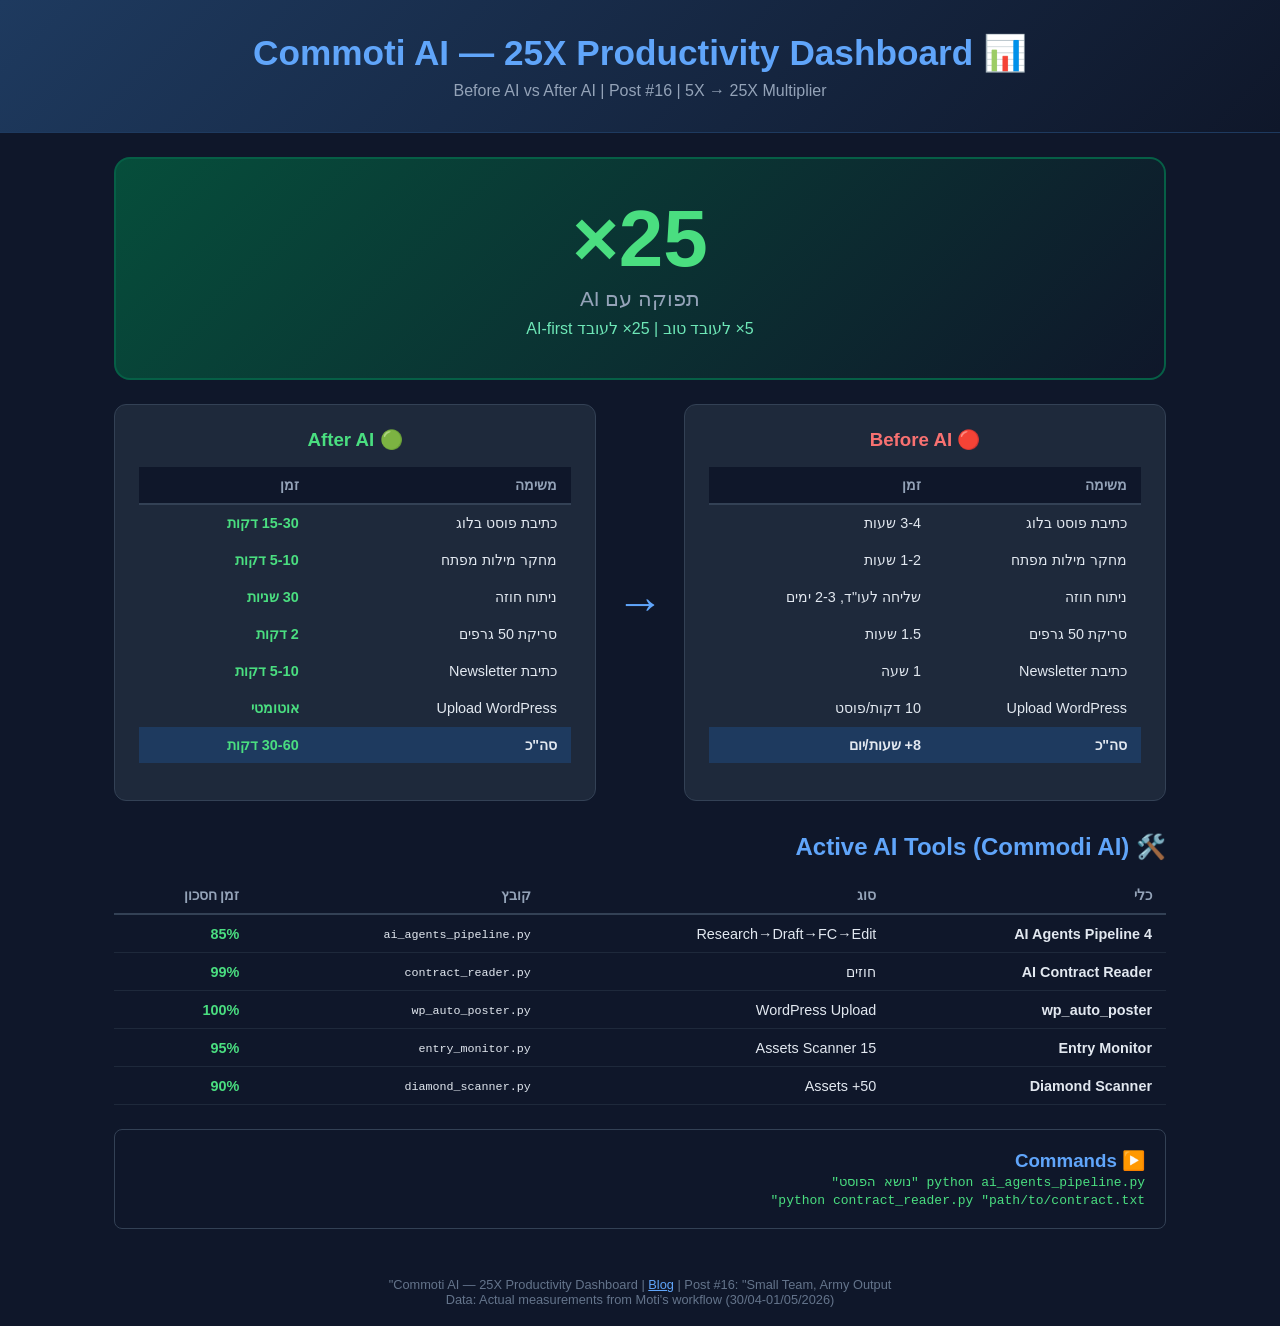
<file: productivity_dashboard.html>
<!-- ============================================
     COMMOTI AI — 25X Productivity Dashboard
     Post #16: Before AI vs After AI tracking
     Host on: commotiai.online
     ============================================ -->
<!DOCTYPE html>
<html lang="he" dir="rtl">
<head>
<meta charset="UTF-8">
<meta name="viewport" content="width=device-width, initial-scale=1.0">
<title>Commoti AI | 25X Productivity Dashboard</title>
<style>
  * { margin:0; padding:0; box-sizing:border-box; }
  body { background:#0f172a; color:#e2e8f0; font-family:'Segoe UI', sans-serif; }
  .header { background:linear-gradient(135deg,#1e3a5f,#0f172a); padding:32px 24px; text-align:center; border-bottom:1px solid #1e3a5f; }
  .header h1 { color:#60a5fa; font-size:2.2em; }
  .header p { color:#94a3b8; margin-top:8px; }

  .container { max-width:1100px; margin:0 auto; padding:24px; }

  .multiplier-card { text-align:center; padding:40px 20px; background:linear-gradient(135deg,#064e3b,#0f172a); border-radius:16px; margin-bottom:24px; border:2px solid #065f46; }
  .multiplier-card .number { font-size:5em; font-weight:900; color:#4ade80; line-height:1; }
  .multiplier-card .label { color:#94a3b8; font-size:1.3em; margin-top:8px; }

  .comparison { display:grid; grid-template-columns:1fr auto 1fr; gap:20px; margin-bottom:24px; align-items:center; }
  .comparison .col { background:#1e293b; border:1px solid #334155; border-radius:12px; padding:24px; }
  .comparison .col h3 { text-align:center; margin-bottom:16px; }
  .comparison .col h3.before { color:#f87171; }
  .comparison .col h3.after { color:#4ade80; }
  .comparison .arrow { font-size:3em; color:#60a5fa; }

  table { width:100%; border-collapse:collapse; margin:12px 0; }
  th { text-align:right; padding:10px 14px; background:#0f172a; color:#94a3b8; font-size:0.85em; border-bottom:2px solid #334155; }
  td { padding:10px 14px; border-bottom:1px solid #1e293b; font-size:0.9em; }
  tr:hover td { background:#1e3a5f; }

  .gain { color:#4ade80; font-weight:700; }
  .loss { color:#f87171; }

  .cmd-box { background:#0f172a; border:1px solid #334155; border-radius:8px; padding:20px; margin-top:24px; }
  .cmd-box code { color:#4ade80; font-size:1em; }

  .footer { text-align:center; padding:24px; color:#64748b; font-size:0.8em; }
  .footer a { color:#60a5fa; }

  @media (max-width:768px) {
    .comparison { grid-template-columns:1fr; }
    .arrow { display:none; }
    .multiplier-card .number { font-size:3em; }
  }
</style>
</head>
<body>

<div class="header">
  <h1>📊 Commoti AI — 25X Productivity Dashboard</h1>
  <p>Before AI vs After AI | Post #16 | 5X → 25X Multiplier</p>
</div>

<div class="container">

  <!-- Multiplier Display -->
  <div class="multiplier-card">
    <div class="number">25×</div>
    <div class="label">תפוקה עם AI</div>
    <p style="color:#6ee7b7;margin-top:8px;">5× לעובד טוב | 25× לעובד AI-first</p>
  </div>

  <!-- Before vs After Comparison -->
  <div class="comparison">
    <div class="col">
      <h3 class="before">🔴 Before AI</h3>
      <table>
        <tr><th>משימה</th><th>זמן</th></tr>
        <tr><td>כתיבת פוסט בלוג</td><td>3-4 שעות</td></tr>
        <tr><td>מחקר מילות מפתח</td><td>1-2 שעות</td></tr>
        <tr><td>ניתוח חוזה</td><td>שליחה לעו"ד, 2-3 ימים</td></tr>
        <tr><td>סריקת 50 גרפים</td><td>1.5 שעות</td></tr>
        <tr><td>כתיבת Newsletter</td><td>1 שעה</td></tr>
        <tr><td>Upload WordPress</td><td>10 דקות/פוסט</td></tr>
        <tr style="background:#1e3a5f;"><td><strong>סה"כ</strong></td><td><strong>8+ שעות/יום</strong></td></tr>
      </table>
    </div>
    <div class="arrow">→</div>
    <div class="col">
      <h3 class="after">🟢 After AI</h3>
      <table>
        <tr><th>משימה</th><th>זמן</th></tr>
        <tr><td>כתיבת פוסט בלוג</td><td class="gain">15-30 דקות</td></tr>
        <tr><td>מחקר מילות מפתח</td><td class="gain">5-10 דקות</td></tr>
        <tr><td>ניתוח חוזה</td><td class="gain">30 שניות</td></tr>
        <tr><td>סריקת 50 גרפים</td><td class="gain">2 דקות</td></tr>
        <tr><td>כתיבת Newsletter</td><td class="gain">5-10 דקות</td></tr>
        <tr><td>Upload WordPress</td><td class="gain">אוטומטי</td></tr>
        <tr style="background:#1e3a5f;"><td><strong>סה"כ</strong></td><td><strong class="gain">30-60 דקות</strong></td></tr>
      </table>
    </div>
  </div>

  <!-- Active Tools -->
  <h2 style="color:#60a5fa;margin:32px 0 16px;">🛠️ Active AI Tools (Commodi AI)</h2>
  <table>
    <thead>
      <tr><th>כלי</th><th>סוג</th><th>קובץ</th><th>זמן חסכון</th></tr>
    </thead>
    <tbody>
      <tr>
        <td><strong>4 AI Agents Pipeline</strong></td>
        <td>Research→Draft→FC→Edit</td>
        <td><code>ai_agents_pipeline.py</code></td>
        <td class="gain">85%</td>
      </tr>
      <tr>
        <td><strong>AI Contract Reader</strong></td>
        <td>חוזים</td>
        <td><code>contract_reader.py</code></td>
        <td class="gain">99%</td>
      </tr>
      <tr>
        <td><strong>wp_auto_poster</strong></td>
        <td>WordPress Upload</td>
        <td><code>wp_auto_poster.py</code></td>
        <td class="gain">100%</td>
      </tr>
      <tr>
        <td><strong>Entry Monitor</strong></td>
        <td>15 Assets Scanner</td>
        <td><code>entry_monitor.py</code></td>
        <td class="gain">95%</td>
      </tr>
      <tr>
        <td><strong>Diamond Scanner</strong></td>
        <td>50+ Assets</td>
        <td><code>diamond_scanner.py</code></td>
        <td class="gain">90%</td>
      </tr>
    </tbody>
  </table>

  <!-- Command to run -->
  <div class="cmd-box">
    <h3 style="color:#60a5fa;">▶️ Commands</h3>
    <code>python ai_agents_pipeline.py "נושא הפוסט"</code>
    <br>
    <code>python contract_reader.py "path/to/contract.txt"</code>
  </div>

</div>

<div class="footer">
  <p>Commoti AI — 25X Productivity Dashboard | <a href="https://commotiai.com">Blog</a> | Post #16: "Small Team, Army Output"</p>
  <p>Data: Actual measurements from Moti's workflow (30/04-01/05/2026)</p>
</div>

</body>
</html>
</file>
